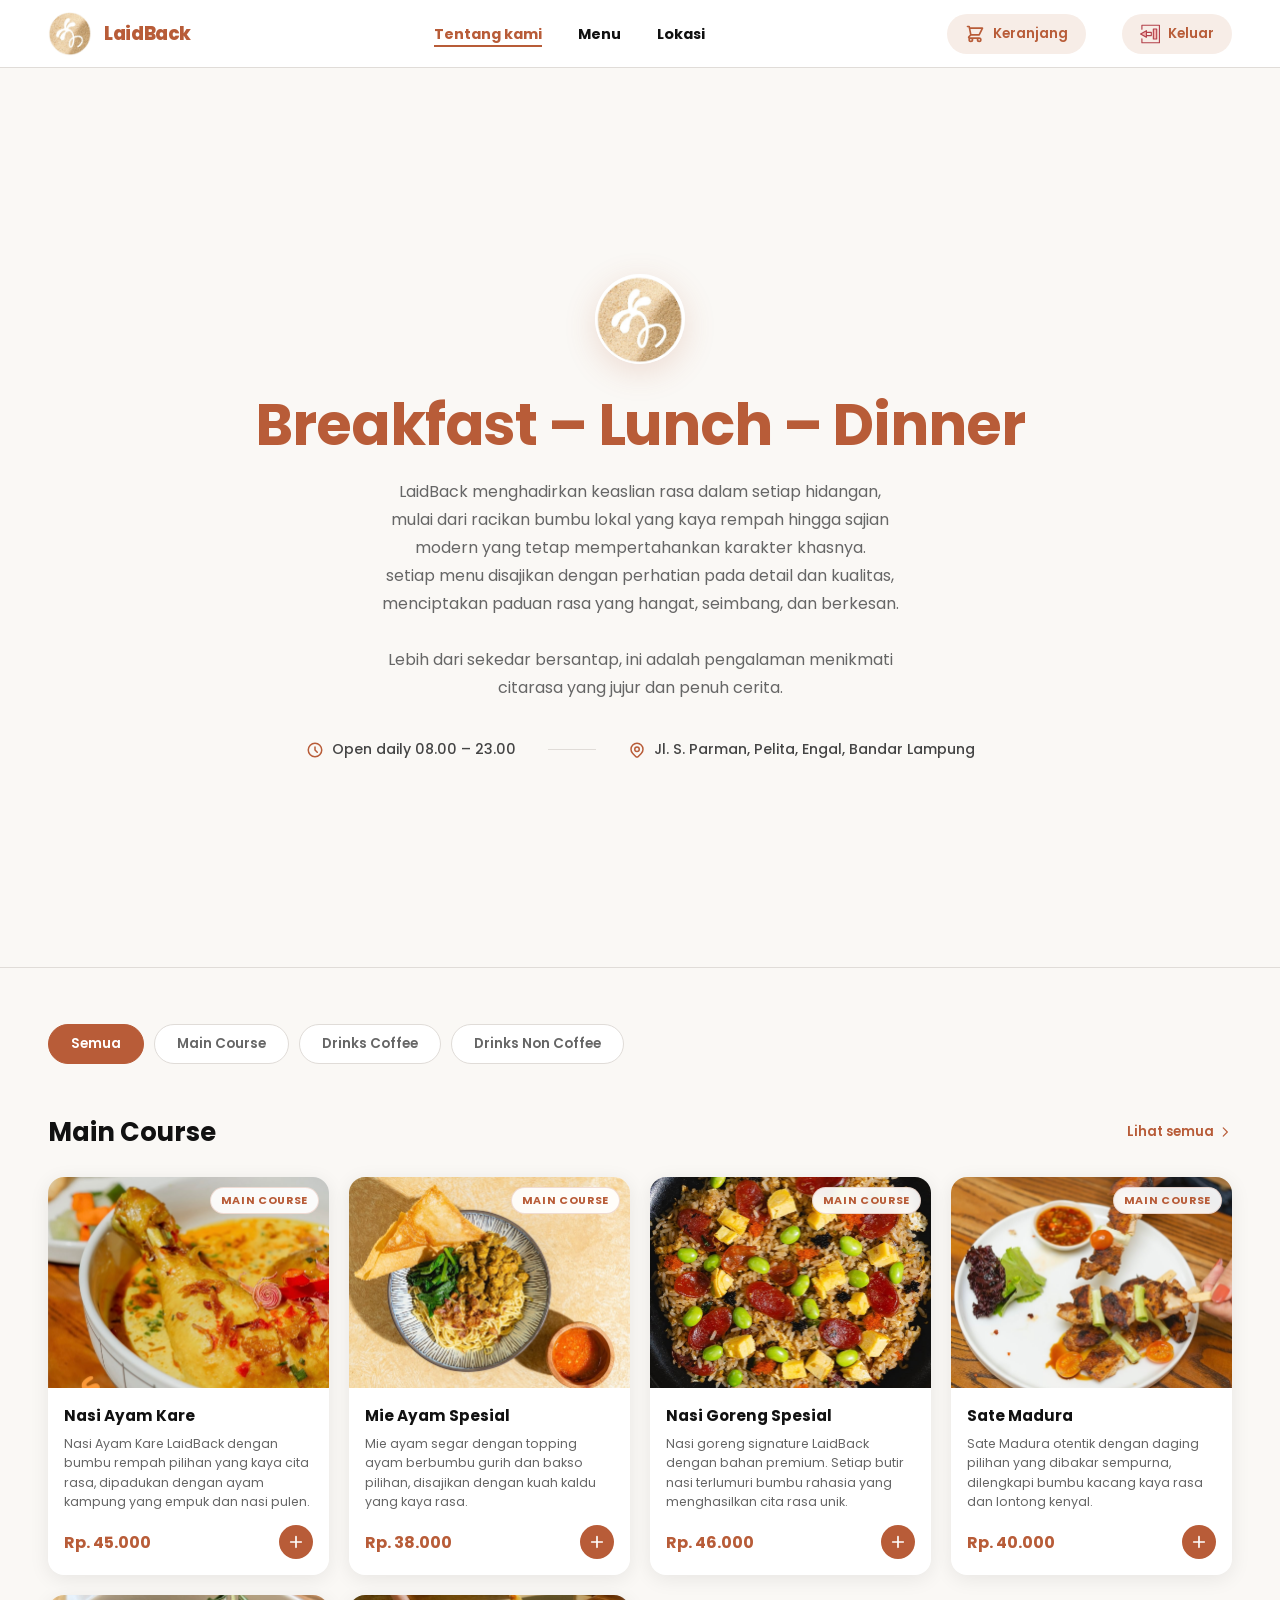
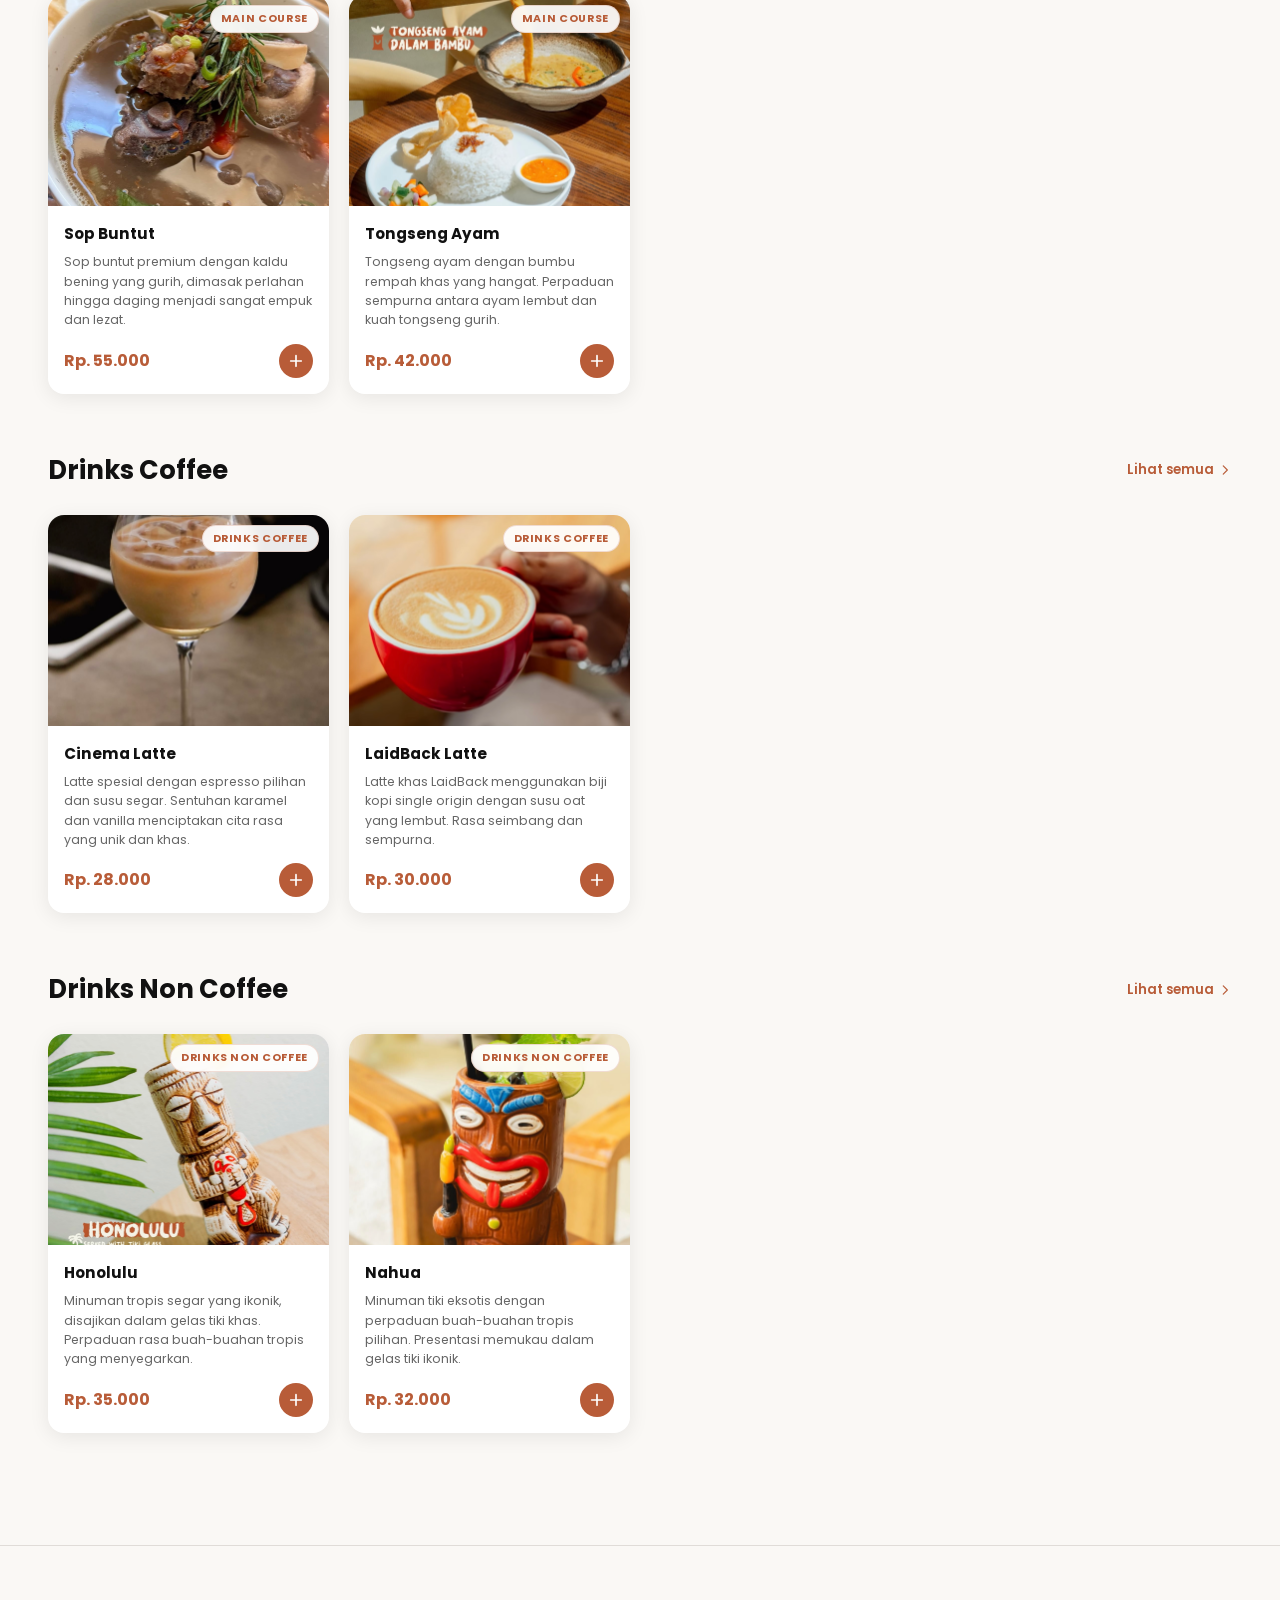
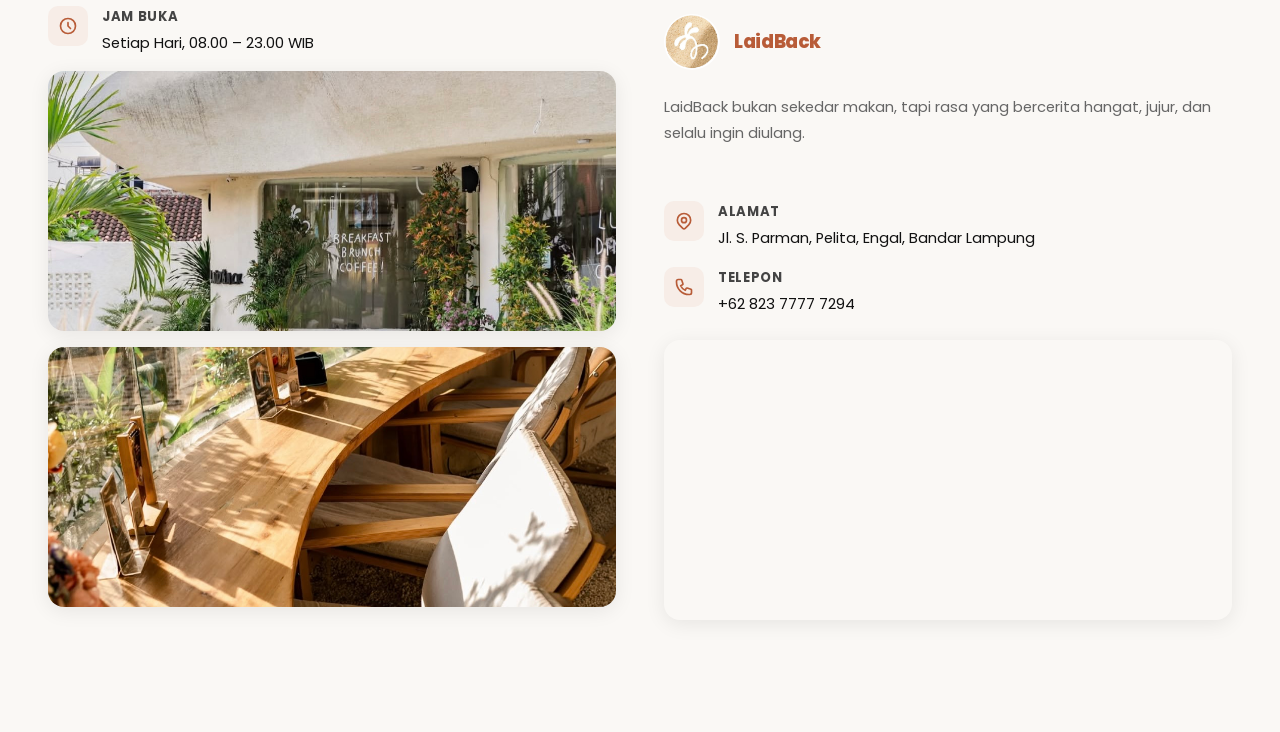
<file: index.html>
<!DOCTYPE html>
<html lang="id">
<head>
  <meta charset="UTF-8"/>
  <meta name="viewport" content="width=device-width, initial-scale=1.0"/>
  <title>LaidBack – Menu</title>
  <link href="https://fonts.googleapis.com/css2?family=Poppins:wght@400;500;600;700;800&display=swap" rel="stylesheet"/>
  <link rel="stylesheet" href="css/main.css"/>
  <link rel="icon" type="image/png" href="images/logo.PNG">
</head>
<body>

<!-- ── NAVBAR ── -->
<nav class="navbar">
  <a href="index.html" class="nav-brand">
    <img src="images/logo.PNG" alt="LaidBack Logo" class="nav-logo"/>
    <span class="nav-name">LaidBack</span>
  </a>

  <ul class="nav-links">
    <li><a type="button" id="about-link" class="nav-menu-link active">Tentang kami</a></li>
    <li><a type="button" id="menu-link" class="menu-link nav-menu-link">Menu</a></li>
    <li><a type="button" id="location-link" class="nav-menu-link">Lokasi</a></li>
  </ul>

  <div class="nav-links">
    <div class="nav-actions">
    <button class="cart-btn" onclick="window.location.href='cart.html'">
      <svg xmlns="http://www.w3.org/2000/svg" fill="none" viewBox="0 0 24 24" stroke="currentColor" stroke-width="2">
        <path stroke-linecap="round" stroke-linejoin="round" d="M3 3h2l.4 2M7 13h10l4-8H5.4M7 13L5.4 5M7 13l-2.293 2.293c-.63.63-.184 1.707.707 1.707H17m0 0a2 2 0 100 4 2 2 0 000-4zm-8 2a2 2 0 11-4 0 2 2 0 014 0z"/>
      </svg>
      Keranjang
      <span class="cart-badge" id="cart-badge" style="display:none;">0</span>
    </button>
  </div>
  <div class="nav-actions">
    <button class="cart-btn" onclick="window.location.href='login.html'">
      <img src="images/svg/logout.svg" alt="Logout" width="20" height="20"/>
      Keluar
      <span class="cart-badge" style="display:none;">0</span>
    </button>
  </div>
  </div>

  <button class="hamburger-btn" id="hamburger-btn" aria-label="Buka menu">
    <span class="hamburger-line"></span>
    <span class="hamburger-line"></span>
    <span class="hamburger-line"></span>
  </button>
</nav>

<!-- ── MOBILE NAV ── -->
<div class="mobile-nav-panel" id="mobile-nav-panel">
  <ul class="mobile-nav-links">
    <li><a class="mobile-nav-link active" id="m-about-link">Tentang kami</a></li>
    <li><a class="mobile-nav-link" id="m-menu-link">Menu</a></li>
    <li><a class="mobile-nav-link" id="m-location-link">Lokasi</a></li>
  </ul>
  <div class="mobile-nav-divider"></div>
  <div class="mobile-nav-actions">
    <button class="mobile-action-btn" onclick="window.location.href='cart.html'">
      <svg xmlns="http://www.w3.org/2000/svg" fill="none" viewBox="0 0 24 24" stroke="currentColor" stroke-width="2" width="18" height="18">
        <path stroke-linecap="round" stroke-linejoin="round" d="M3 3h2l.4 2M7 13h10l4-8H5.4M7 13L5.4 5M7 13l-2.293 2.293c-.63.63-.184 1.707.707 1.707H17m0 0a2 2 0 100 4 2 2 0 000-4zm-8 2a2 2 0 11-4 0 2 2 0 014 0z"/>
      </svg>
      Keranjang
      <span class="cart-badge" id="cart-badge" style="display:none;">0</span>
    </button>
    <button class="mobile-action-btn mobile-action-btn--outline" onclick="window.location.href='login.html'">
      <img src="images/svg/logout.svg" alt="Logout" width="18" height="18"/>
      Keluar
    </button>
  </div>
</div>

<!-- ── HERO ── -->
<section class="hero">
  <img src="images/logo.PNG" alt="LaidBack" class="hero-logo"/>
  <h1 class="hero-title">Breakfast – Lunch – Dinner</h1>
  <p class="hero-desc">
    LaidBack menghadirkan keaslian rasa dalam setiap hidangan, 
    mulai dari racikan bumbu lokal yang kaya rempah 
    hingga sajian modern yang tetap mempertahankan karakter khasnya.
    <br/>
    setiap menu disajikan dengan perhatian pada detail dan kualitas, 
    menciptakan paduan rasa yang hangat, seimbang, dan berkesan.
    <br/><br/>
    
    Lebih dari sekedar bersantap, ini adalah pengalaman menikmati citarasa yang jujur dan penuh cerita.
  </p>

  <div class="hero-info">
    <div class="hero-info-item">
      <svg xmlns="http://www.w3.org/2000/svg" fill="none" viewBox="0 0 24 24" stroke="currentColor" stroke-width="2">
        <path stroke-linecap="round" stroke-linejoin="round" d="M12 8v4l3 3m6-3a9 9 0 11-18 0 9 9 0 0118 0z"/>
      </svg>
      <span>Open daily 08.00 – 23.00</span>
    </div>
    <div class="hero-divider"></div>
    <div class="hero-info-item">
      <svg xmlns="http://www.w3.org/2000/svg" fill="none" viewBox="0 0 24 24" stroke="currentColor" stroke-width="2">
        <path stroke-linecap="round" stroke-linejoin="round" d="M17.657 16.657L13.414 20.9a1.998 1.998 0 01-2.827 0l-4.244-4.243a8 8 0 1111.314 0z"/>
        <path stroke-linecap="round" stroke-linejoin="round" d="M15 11a3 3 0 11-6 0 3 3 0 016 0z"/>
      </svg>
      <span>Jl. S. Parman, Pelita, Engal, Bandar Lampung</span>
    </div>
  </div>
</section>

<!-- ── MENU SECTION ── -->
<main id="menu-section" class="menu-section">
  <!-- Filter Tabs -->
  <div class="filter-tabs" id="filter-tabs">
    <button class="filter-tab active" data-filter="Semua">Semua</button>
    <button class="filter-tab" data-filter="Main Course">Main Course</button>
    <button class="filter-tab" data-filter="Drinks Coffee">Drinks Coffee</button>
    <button class="filter-tab" data-filter="Drinks Non Coffee">Drinks Non Coffee</button>
  </div>

  <!-- Menu Content -->
  <div id="menu-content"></div>
</main>

<!-- ── LOKASI CONTENT ── -->
<main id="lokasi-section" class="lokasi-container">

  <div class="lokasi-grid">
    <!-- Photos Column -->
    <div class="lokasi-photos">
      <div class="lokasi-detail-item">
        <div class="lokasi-icon">
          <svg xmlns="http://www.w3.org/2000/svg" fill="none" viewBox="0 0 24 24" stroke="currentColor" stroke-width="2">
            <path stroke-linecap="round" stroke-linejoin="round" d="M12 8v4l3 3m6-3a9 9 0 11-18 0 9 9 0 0118 0z"/>
          </svg>
        </div>
        <div class="lokasi-detail-text">
          <strong>Jam Buka</strong>
          <span>Setiap Hari, 08.00 – 23.00 WIB</span>
        </div>
      </div>
      <div class="lokasi-photo">
        <img src="images/login-banner.png" alt="LaidBack Interior"/>
      </div>
      <div class="lokasi-photo">
        <img src="images/vibes2.PNG" alt="LaidBack Vibes"/>
      </div>
    </div>

    <!-- Info Column -->
    <div class="lokasi-info">
      <div class="lokasi-brand">
        <img src="images/logo.PNG" alt="LaidBack Logo" class="lokasi-brand-logo"/>
        <span class="nav-name">LaidBack</span>
      </div>

      <p class="lokasi-desc">
        LaidBack bukan sekedar makan, tapi rasa yang bercerita hangat, jujur, dan selalu ingin diulang.
        <br/><br/>
      </p>

      <div class="lokasi-detail">
        <div class="lokasi-detail-item">
          <div class="lokasi-icon">
            <svg xmlns="http://www.w3.org/2000/svg" fill="none" viewBox="0 0 24 24" stroke="currentColor" stroke-width="2">
              <path stroke-linecap="round" stroke-linejoin="round" d="M17.657 16.657L13.414 20.9a1.998 1.998 0 01-2.827 0l-4.244-4.243a8 8 0 1111.314 0z"/>
              <path stroke-linecap="round" stroke-linejoin="round" d="M15 11a3 3 0 11-6 0 3 3 0 016 0z"/>
            </svg>
          </div>
          <div class="lokasi-detail-text">
            <strong>Alamat</strong>
            <span>Jl. S. Parman, Pelita, Engal, Bandar Lampung</span>
          </div>
        </div>

        <div class="lokasi-detail-item">
          <div class="lokasi-icon">
            <svg xmlns="http://www.w3.org/2000/svg" fill="none" viewBox="0 0 24 24" stroke="currentColor" stroke-width="2">
              <path stroke-linecap="round" stroke-linejoin="round" d="M3 5a2 2 0 012-2h3.28a1 1 0 01.948.684l1.498 4.493a1 1 0 01-.502 1.21l-2.257 1.13a11.042 11.042 0 005.516 5.516l1.13-2.257a1 1 0 011.21-.502l4.493 1.498a1 1 0 01.684.949V19a2 2 0 01-2 2h-1C9.716 21 3 14.284 3 6V5z"/>
            </svg>
          </div>
          <div class="lokasi-detail-text">
            <strong>Telepon</strong>
            <span>+62 823 7777 7294</span>
          </div>
        </div>

      <!-- Google Maps Embed -->
      <div class="lokasi-map">
        <iframe
          src="https://www.google.com/maps/embed?pb=!1m18!1m12!1m3!1d3972.0043!2d105.2630!3d-5.3971!2m3!1f0!2f0!3f0!3m2!1i1024!2i768!4f13.1!3m3!1m2!1s0x2e40daec4d57e907%3A0x4d3e7b10b98bc!2sJl.%20S.%20Parman%2C%20Pelita%2C%20Kec.%20Enggal%2C%20Kota%20Bandar%20Lampung%2C%20Lampung!5e0!3m2!1sid!2sid!4v1699999999999!5m2!1sid!2sid"
          allowfullscreen=""
          loading="lazy"
          referrerpolicy="no-referrer-when-downgrade"
          title="Lokasi LaidBack Restaurant">
        </iframe>
      </div>
    </div>

  </div>
</main>


<!-- Toast Container -->
<div id="toast-container"></div>

<script src="js/data.js"></script>
<script src="js/cart.js"></script>
<script>
  const aboutLink = document.getElementById('about-link')
  const menuLink = document.getElementById('menu-link')
  const locationLink = document.getElementById('location-link')

  const mAboutLink = document.getElementById('m-about-link')
  const mMenuLink = document.getElementById('m-menu-link')
  const mLocationLink = document.getElementById('m-location-link')
  const hamburgerBtn = document.getElementById('hamburger-btn')
  const mobileNavPanel = document.getElementById('mobile-nav-panel')

  function closeMobileNav() {
    hamburgerBtn.classList.remove('open')
    mobileNavPanel.classList.remove('open')
  }

  function setActive(key) {
    const map = { about: [aboutLink, mAboutLink], menu: [menuLink, mMenuLink], location: [locationLink, mLocationLink] }
    Object.entries(map).forEach(([k, els]) => {
      els.forEach(el => el.classList.toggle('active', k === key))
    })
  }

  hamburgerBtn.addEventListener('click', () => {
    hamburgerBtn.classList.toggle('open')
    mobileNavPanel.classList.toggle('open')
  })

  document.addEventListener('click', e => {
    if (!hamburgerBtn.contains(e.target) && !mobileNavPanel.contains(e.target)) {
      closeMobileNav()
    }
  })

  aboutLink.addEventListener('click', () => {
    setActive('about')
    window.scrollTo({ top: 0, behavior: 'smooth' })
  });

  menuLink.addEventListener('click', () => {
    setActive('menu')
    const element = document.getElementById('menu-section');
    window.scrollTo({ top: element.offsetTop-70, behavior: 'smooth' })
  });

  locationLink.addEventListener('click', () => {
    setActive('location')
    const element = document.getElementById('lokasi-section');
    window.scrollTo({ top: element.offsetTop-70, behavior: 'smooth' })
  });

  mAboutLink.addEventListener('click', () => {
    setActive('about')
    closeMobileNav()
    window.scrollTo({ top: 0, behavior: 'smooth' })
  })

  mMenuLink.addEventListener('click', () => {
    setActive('menu')
    closeMobileNav()
    const element = document.getElementById('menu-section')
    window.scrollTo({ top: element.offsetTop-70, behavior: 'smooth' })
  })

  mLocationLink.addEventListener('click', () => {
    setActive('location')
    closeMobileNav()
    const element = document.getElementById('lokasi-section')
    window.scrollTo({ top: element.offsetTop-70, behavior: 'smooth' })
  })


  /* ── Build card HTML ── */
  function buildCard(item) {
    return `
      <div class="menu-card" data-id="${item.id}">
        <div class="card-img-wrap">
          <div class="card-img-inner">
            <img src="${item.image}" alt="${item.name}" loading="lazy"/>
          </div>
          <span class="card-category-badge">${item.category}</span>
        </div>
        <div class="card-body">
          <div class="card-name">${item.name}</div>
          <div class="card-desc">${item.desc}</div>
          <div class="card-footer">
            <span class="card-price">${formatRp(item.price)}</span>
            <button class="add-btn" data-id="${item.id}" title="Tambah ke keranjang">
              <svg xmlns="http://www.w3.org/2000/svg" fill="none" viewBox="0 0 24 24" stroke="currentColor" stroke-width="2.5">
                <path stroke-linecap="round" stroke-linejoin="round" d="M12 4v16m8-8H4"/>
              </svg>
            </button>
          </div>
        </div>
      </div>
    `;
  }

  /* ── Render menu ── */
  function renderMenu(filter) {
    const content = document.getElementById('menu-content');
    content.innerHTML = '';

    if (filter === 'Semua') {
      CATEGORY_ORDER.forEach(cat => {
        const items = getMenuByCategory(cat);
        if (!items.length) return;

        const block = document.createElement('div');
        block.className = 'category-block';
        block.innerHTML = `
          <div class="category-header">
            <h2 class="category-title">${cat}</h2>
            <button class="see-all-btn" data-cat="${cat}">
              Lihat semua
              <svg xmlns="http://www.w3.org/2000/svg" fill="none" viewBox="0 0 24 24" stroke="currentColor" stroke-width="2" width="14" height="14">
                <path stroke-linecap="round" stroke-linejoin="round" d="M9 5l7 7-7 7"/>
              </svg>
            </button>
          </div>
          <div class="menu-grid">
            ${items.map(buildCard).join('')}
          </div>
        `;
        content.appendChild(block);
      });

      /* "lihat semua" switches filter */
      content.querySelectorAll('.see-all-btn').forEach(btn => {
        btn.addEventListener('click', () => {
          const cat = btn.dataset.cat;
          document.querySelectorAll('.filter-tab').forEach(t => {
            t.classList.toggle('active', t.dataset.filter === cat);
          });
          renderMenu(cat);
        });
      });

    } else {
      const items = MENU_DATA.filter(i => i.category === filter);
      const block = document.createElement('div');
      block.className = 'category-block';
      block.innerHTML = `
        <div class="category-header">
          <h2 class="category-title">${filter}</h2>
        </div>
        <div class="menu-grid">
          ${items.map(buildCard).join('')}
        </div>
      `;
      content.appendChild(block);
    }

    /* Card click → detail page */
    content.querySelectorAll('.menu-card').forEach(card => {
      card.addEventListener('click', e => {
        if (e.target.closest('.add-btn')) return;
        window.location.href = `menu-detail.html?id=${card.dataset.id}`;
      });
    });

    /* Add-to-cart buttons */
    content.querySelectorAll('.add-btn').forEach(btn => {
      btn.addEventListener('click', e => {
        e.stopPropagation();
        const item = getMenuItemById(btn.dataset.id);
        if (item) {
          addToCart(item);
          btn.classList.add('added');
          setTimeout(() => btn.classList.remove('added'), 400);
        }
      });
    });
  }

  /* ── Filter tab events ── */
  document.getElementById('filter-tabs').addEventListener('click', e => {
    const tab = e.target.closest('.filter-tab');
    if (!tab) return;
    document.querySelectorAll('.filter-tab').forEach(t => t.classList.remove('active'));
    tab.classList.add('active');
    renderMenu(tab.dataset.filter);
  });

  /* ── Init ── */
  renderMenu('Semua');
</script>
</body>
</html>
</file>
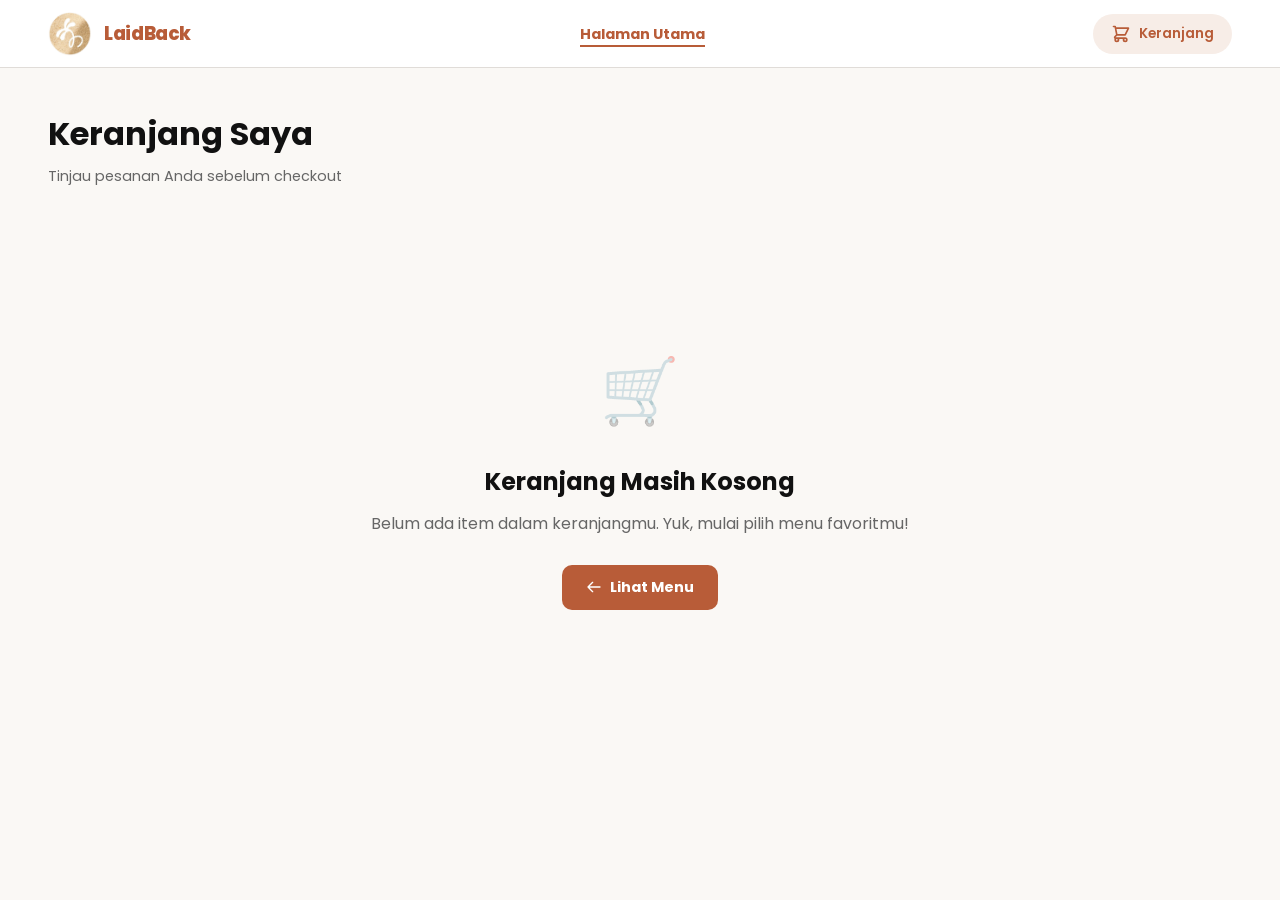
<file: cart.html>
<!DOCTYPE html>
<html lang="id">
<head>
  <meta charset="UTF-8"/>
  <meta name="viewport" content="width=device-width, initial-scale=1.0"/>
  <title>LaidBack – Keranjang</title>
  <link href="https://fonts.googleapis.com/css2?family=Poppins:wght@400;500;600;700;800&display=swap" rel="stylesheet"/>
  <link rel="stylesheet" href="css/main.css"/>
  <link rel="icon" type="image/png" href="images/logo.PNG">
</head>
<body>

<!-- ── NAVBAR ── -->
<nav class="navbar">
  <a href="index.html" class="nav-brand">
    <img src="images/logo.PNG" alt="LaidBack Logo" class="nav-logo"/>
    <span class="nav-name">LaidBack</span>
  </a>

  <ul class="nav-links">
    <li><a href="index.html" class="nav-menu-link active">Halaman Utama</a></li>
  </ul>

  <div class="nav-actions">
    <button class="cart-btn" onclick="window.location.href='cart.html'">
      <svg xmlns="http://www.w3.org/2000/svg" fill="none" viewBox="0 0 24 24" stroke="currentColor" stroke-width="2">
        <path stroke-linecap="round" stroke-linejoin="round" d="M3 3h2l.4 2M7 13h10l4-8H5.4M7 13L5.4 5M7 13l-2.293 2.293c-.63.63-.184 1.707.707 1.707H17m0 0a2 2 0 100 4 2 2 0 000-4zm-8 2a2 2 0 11-4 0 2 2 0 014 0z"/>
      </svg>
      Keranjang
      <span class="cart-badge" id="cart-badge" style="display:none;">0</span>
    </button>
  </div>
</nav>


<!-- ── PAGE HEADER ── -->
<div class="page-header">
  <h1 class="page-title">Keranjang Saya</h1>
  <p class="page-subtitle">Tinjau pesanan Anda sebelum checkout</p>
</div>

<!-- ── CART CONTENT ── -->
<div class="cart-container">
  <div class="cart-layout" id="cart-layout">
    <!-- Injected by JS -->
  </div>
</div>

<div id="toast-container"></div>

<script src="js/data.js"></script>
<script src="js/cart.js"></script>
<script>
const TAX_RATE     = 0.10;
const SERVICE_RATE = 0.05;

function renderCart() {
  const cart   = getCart();
  const layout = document.getElementById('cart-layout');

  if (!cart.length) {
    layout.innerHTML = `
      <div class="cart-empty">
        <div class="cart-empty-icon">🛒</div>
        <h3>Keranjang Masih Kosong</h3>
        <p>Belum ada item dalam keranjangmu. Yuk, mulai pilih menu favoritmu!</p>
        <button class="btn-primary" onclick="window.location.href='index.html'">
          <svg xmlns="http://www.w3.org/2000/svg" fill="none" viewBox="0 0 24 24" stroke="currentColor" stroke-width="2" width="16" height="16">
            <path stroke-linecap="round" stroke-linejoin="round" d="M10 19l-7-7m0 0l7-7m-7 7h18"/>
          </svg>
          Lihat Menu
        </button>
      </div>
    `;
    return;
  }

  const subtotal = getSubtotal();
  const tax      = Math.round(subtotal * TAX_RATE);
  const service  = Math.round(subtotal * SERVICE_RATE);
  const total    = subtotal + tax + service;

  const itemsHTML = cart.map(item => `
    <div class="cart-item" id="cart-item-${item.id}">
      <img class="cart-item-thumb" src="${item.image}" alt="${item.name}"/>
      <div class="cart-item-info">
        <span class="cart-item-badge">${item.category}</span>
        <div class="cart-item-name">${item.name}</div>
        <ul class="cart-item-ingredients">
          ${item.ingredients.map(i => `<li>${i}</li>`).join('')}
        </ul>
      </div>
      <div class="cart-item-right">
        <div class="cart-item-price">${formatRp(item.price * item.qty)}</div>
        <div class="cart-item-stepper">
          <button class="cart-qty-btn" data-id="${item.id}" data-delta="-1" ${item.qty <= 1 ? 'disabled' : ''}>−</button>
          <span class="cart-qty-num">${item.qty}</span>
          <button class="cart-qty-btn" data-id="${item.id}" data-delta="1" ${item.qty >= 20 ? 'disabled' : ''}>+</button>
        </div>
        <button class="cart-remove-btn" data-id="${item.id}" title="Hapus">
          <svg xmlns="http://www.w3.org/2000/svg" fill="none" viewBox="0 0 24 24" stroke="currentColor" stroke-width="2">
            <path stroke-linecap="round" stroke-linejoin="round" d="M19 7l-.867 12.142A2 2 0 0116.138 21H7.862a2 2 0 01-1.995-1.858L5 7m5 4v6m4-6v6m1-10V4a1 1 0 00-1-1h-4a1 1 0 00-1 1v3M4 7h16"/>
          </svg>
        </button>
      </div>
    </div>
  `).join('');

  layout.innerHTML = `
    <div class="cart-items-list" id="cart-items-list">
      ${itemsHTML}
    </div>

    <div class="summary-card" id="summary-card">
      <div class="summary-title">Ringkasan Pesanan</div>

      <div class="summary-row">
        <span>Subtotal</span>
        <span id="s-subtotal">${formatRp(subtotal)}</span>
      </div>
      <div class="summary-row">
        <span>Pajak (10%)</span>
        <span id="s-tax">${formatRp(tax)}</span>
      </div>
      <div class="summary-row">
        <span>Biaya Layanan (5%)</span>
        <span id="s-service">${formatRp(service)}</span>
      </div>
      <div class="summary-row total">
        <span>Total</span>
        <span id="s-total">${formatRp(total)}</span>
      </div>

      <button class="checkout-btn" id="checkout-btn" onclick="window.location.href='checkout.html'">
        <svg xmlns="http://www.w3.org/2000/svg" fill="none" viewBox="0 0 24 24" stroke="currentColor" stroke-width="2" width="18" height="18">
          <path stroke-linecap="round" stroke-linejoin="round" d="M17 8l4 4m0 0l-4 4m4-4H3"/>
        </svg>
        Bayar Sekarang
      </button>
    </div>
  `;

  bindCartEvents();
}

function bindCartEvents() {
  /* Qty buttons */
  document.querySelectorAll('.cart-qty-btn').forEach(btn => {
    btn.addEventListener('click', () => {
      const id    = parseInt(btn.dataset.id);
      const delta = parseInt(btn.dataset.delta);
      updateQty(id, delta);
      updateSummaryInline();
      refreshItemRow(id);
    });
  });

  /* Remove buttons */
  document.querySelectorAll('.cart-remove-btn').forEach(btn => {
    btn.addEventListener('click', () => {
      const id  = parseInt(btn.dataset.id);
      const row = document.getElementById(`cart-item-${id}`);
      if (row) {
        row.classList.add('removing');
        setTimeout(() => {
          removeFromCart(id);
          renderCart();
        }, 350);
      }
    });
  });
}

function refreshItemRow(id) {
  const cart = getCart();
  const item = cart.find(c => c.id === id);
  if (!item) return;

  const row = document.getElementById(`cart-item-${id}`);
  if (!row) return;

  const priceEl   = row.querySelector('.cart-item-price');
  const numEl     = row.querySelector('.cart-qty-num');
  const minusBtn  = row.querySelector('[data-delta="-1"]');
  const plusBtn   = row.querySelector('[data-delta="1"]');

  if (priceEl) priceEl.textContent = formatRp(item.price * item.qty);
  if (numEl)   numEl.textContent   = item.qty;
  if (minusBtn) minusBtn.disabled  = item.qty <= 1;
  if (plusBtn)  plusBtn.disabled   = item.qty >= 20;
}

function updateSummaryInline() {
  const subtotal = getSubtotal();
  const tax      = Math.round(subtotal * TAX_RATE);
  const service  = Math.round(subtotal * SERVICE_RATE);
  const total    = subtotal + tax + service;

  const el = (id) => document.getElementById(id);
  if (el('s-subtotal')) el('s-subtotal').textContent = formatRp(subtotal);
  if (el('s-tax'))      el('s-tax').textContent      = formatRp(tax);
  if (el('s-service'))  el('s-service').textContent  = formatRp(service);
  if (el('s-total'))    el('s-total').textContent    = formatRp(total);
}

/* Init */
renderCart();
</script>
</body>
</html>
</file>
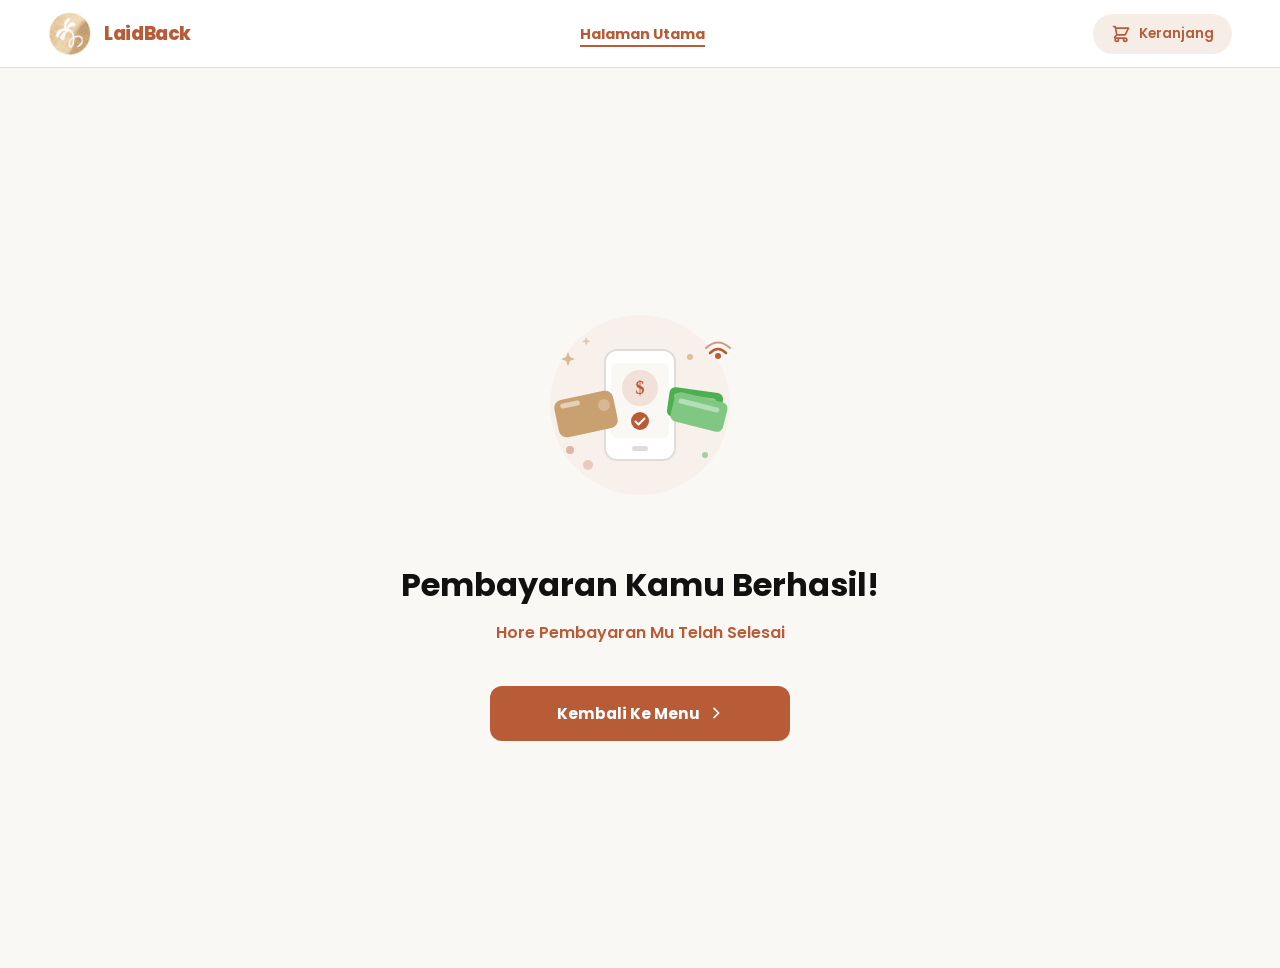
<file: checkout-complete.html>
<!DOCTYPE html>
<html lang="id">
<head>
  <meta charset="UTF-8"/>
  <meta name="viewport" content="width=device-width, initial-scale=1.0"/>
  <title>LaidBack – Pembayaran Berhasil</title>
  <link href="https://fonts.googleapis.com/css2?family=Poppins:wght@400;500;600;700;800&display=swap" rel="stylesheet"/>
  <link rel="stylesheet" href="css/main.css"/>
  <link rel="icon" type="image/png" href="images/logo.PNG">
</head>
<body>

<!-- ── NAVBAR ── -->
<nav class="navbar">
  <a href="index.html" class="nav-brand">
    <img src="images/logo.PNG" alt="LaidBack Logo" class="nav-logo"/>
    <span class="nav-name">LaidBack</span>
  </a>

  <ul class="nav-links">
    <li><a href="index.html" class="nav-menu-link active">Halaman Utama</a></li>
  </ul>

  <div class="nav-actions">
    <button class="cart-btn" onclick="window.location.href='cart.html'">
      <svg xmlns="http://www.w3.org/2000/svg" fill="none" viewBox="0 0 24 24" stroke="currentColor" stroke-width="2">
        <path stroke-linecap="round" stroke-linejoin="round" d="M3 3h2l.4 2M7 13h10l4-8H5.4M7 13L5.4 5M7 13l-2.293 2.293c-.63.63-.184 1.707.707 1.707H17m0 0a2 2 0 100 4 2 2 0 000-4zm-8 2a2 2 0 11-4 0 2 2 0 014 0z"/>
      </svg>
      Keranjang
      <span class="cart-badge" id="cart-badge" style="display:none;">0</span>
    </button>
  </div>
</nav>
<!-- ── COMPLETE PAGE ── -->
<main class="complete-page">

  <!-- Inline SVG Illustration: payment scene -->
  <div class="complete-illustration">
    <svg viewBox="0 0 240 220" fill="none" xmlns="http://www.w3.org/2000/svg" width="240" height="220">
      <!-- Background circle -->
      <circle cx="120" cy="110" r="90" fill="#f7ede7" opacity="0.7"/>

      <!-- Phone body -->
      <rect x="85" y="55" width="70" height="110" rx="12" fill="#fff" stroke="#e0dcd8" stroke-width="2"/>
      <rect x="91" y="68" width="58" height="75" rx="6" fill="#faf8f5"/>
      <!-- Phone screen content: dollar -->
      <circle cx="120" cy="93" r="18" fill="#b85c38" opacity="0.15"/>
      <text x="120" y="99" text-anchor="middle" font-size="18" font-family="serif" font-weight="700" fill="#b85c38">$</text>
      <!-- Check mark on phone -->
      <circle cx="120" cy="126" r="9" fill="#b85c38"/>
      <path d="M115.5 126.5 l3 3 l6-6" stroke="#fff" stroke-width="2" stroke-linecap="round" stroke-linejoin="round"/>
      <!-- Phone button -->
      <rect x="112" y="151" width="16" height="5" rx="2.5" fill="#e0dcd8"/>

      <!-- Card left -->
      <rect x="36" y="100" width="60" height="38" rx="8" fill="#c9a070" transform="rotate(-12 66 119)"/>
      <rect x="40" y="107" width="20" height="5" rx="2.5" fill="rgba(255,255,255,0.5)" transform="rotate(-12 50 109)"/>
      <circle cx="84" cy="110" r="6" fill="rgba(255,255,255,0.25)" transform="rotate(-12 84 110)"/>

      <!-- Money / bills right -->
      <rect x="148" y="95" width="54" height="30" rx="6" fill="#4caf50" transform="rotate(8 175 110)"/>
      <rect x="154" y="101" width="42" height="5" rx="2.5" fill="rgba(255,255,255,0.4)" transform="rotate(8 175 103)"/>
      <circle cx="175" cy="113" r="7" fill="rgba(255,255,255,0.3)" transform="rotate(8 175 113)"/>
      <!-- Second bill -->
      <rect x="152" y="102" width="54" height="30" rx="6" fill="#81c784" transform="rotate(14 179 117)"/>
      <rect x="158" y="108" width="42" height="5" rx="2.5" fill="rgba(255,255,255,0.4)" transform="rotate(14 179 110)"/>

      <!-- Wifi / signal arcs top right -->
      <path d="M190 58 Q198 50 206 58" stroke="#b85c38" stroke-width="2.5" stroke-linecap="round" fill="none"/>
      <path d="M186 53 Q198 42 210 53" stroke="#b85c38" stroke-width="2" stroke-linecap="round" fill="none" opacity="0.6"/>
      <circle cx="198" cy="61" r="3" fill="#b85c38"/>

      <!-- Stars sparkle top left -->
      <path d="M46 62 l2-5 l2 5 l5 2 l-5 2 l-2 5 l-2-5 l-5-2z" fill="#c9a070" opacity="0.7"/>
      <path d="M65 45 l1.2-3 l1.2 3 l3 1.2 l-3 1.2 l-1.2 3 l-1.2-3 l-3-1.2z" fill="#c9a070" opacity="0.5"/>

      <!-- Confetti dots -->
      <circle cx="50" cy="155" r="4" fill="#b85c38" opacity="0.4"/>
      <circle cx="185" cy="160" r="3" fill="#4caf50" opacity="0.5"/>
      <circle cx="170" cy="62" r="3" fill="#c9a070" opacity="0.6"/>
      <circle cx="68" cy="170" r="5" fill="#b85c38" opacity="0.25"/>
    </svg>
  </div>

  <h1 class="complete-title">Pembayaran Kamu Berhasil!</h1>
  <p class="complete-subtitle">Hore Pembayaran Mu Telah Selesai</p>

  <button class="back-menu-btn" onclick="window.location.href='index.html'">
    Kembali Ke Menu
    <svg xmlns="http://www.w3.org/2000/svg" fill="none" viewBox="0 0 24 24" stroke="currentColor" stroke-width="2.5" width="16" height="16">
      <path stroke-linecap="round" stroke-linejoin="round" d="M9 5l7 7-7 7"/>
    </svg>
  </button>

</main>

<script src="js/data.js"></script>
<script src="js/cart.js"></script>
<script>
/* Clear cart on page load */
clearCart();
updateBadge();
</script>
</body>
</html>
</file>
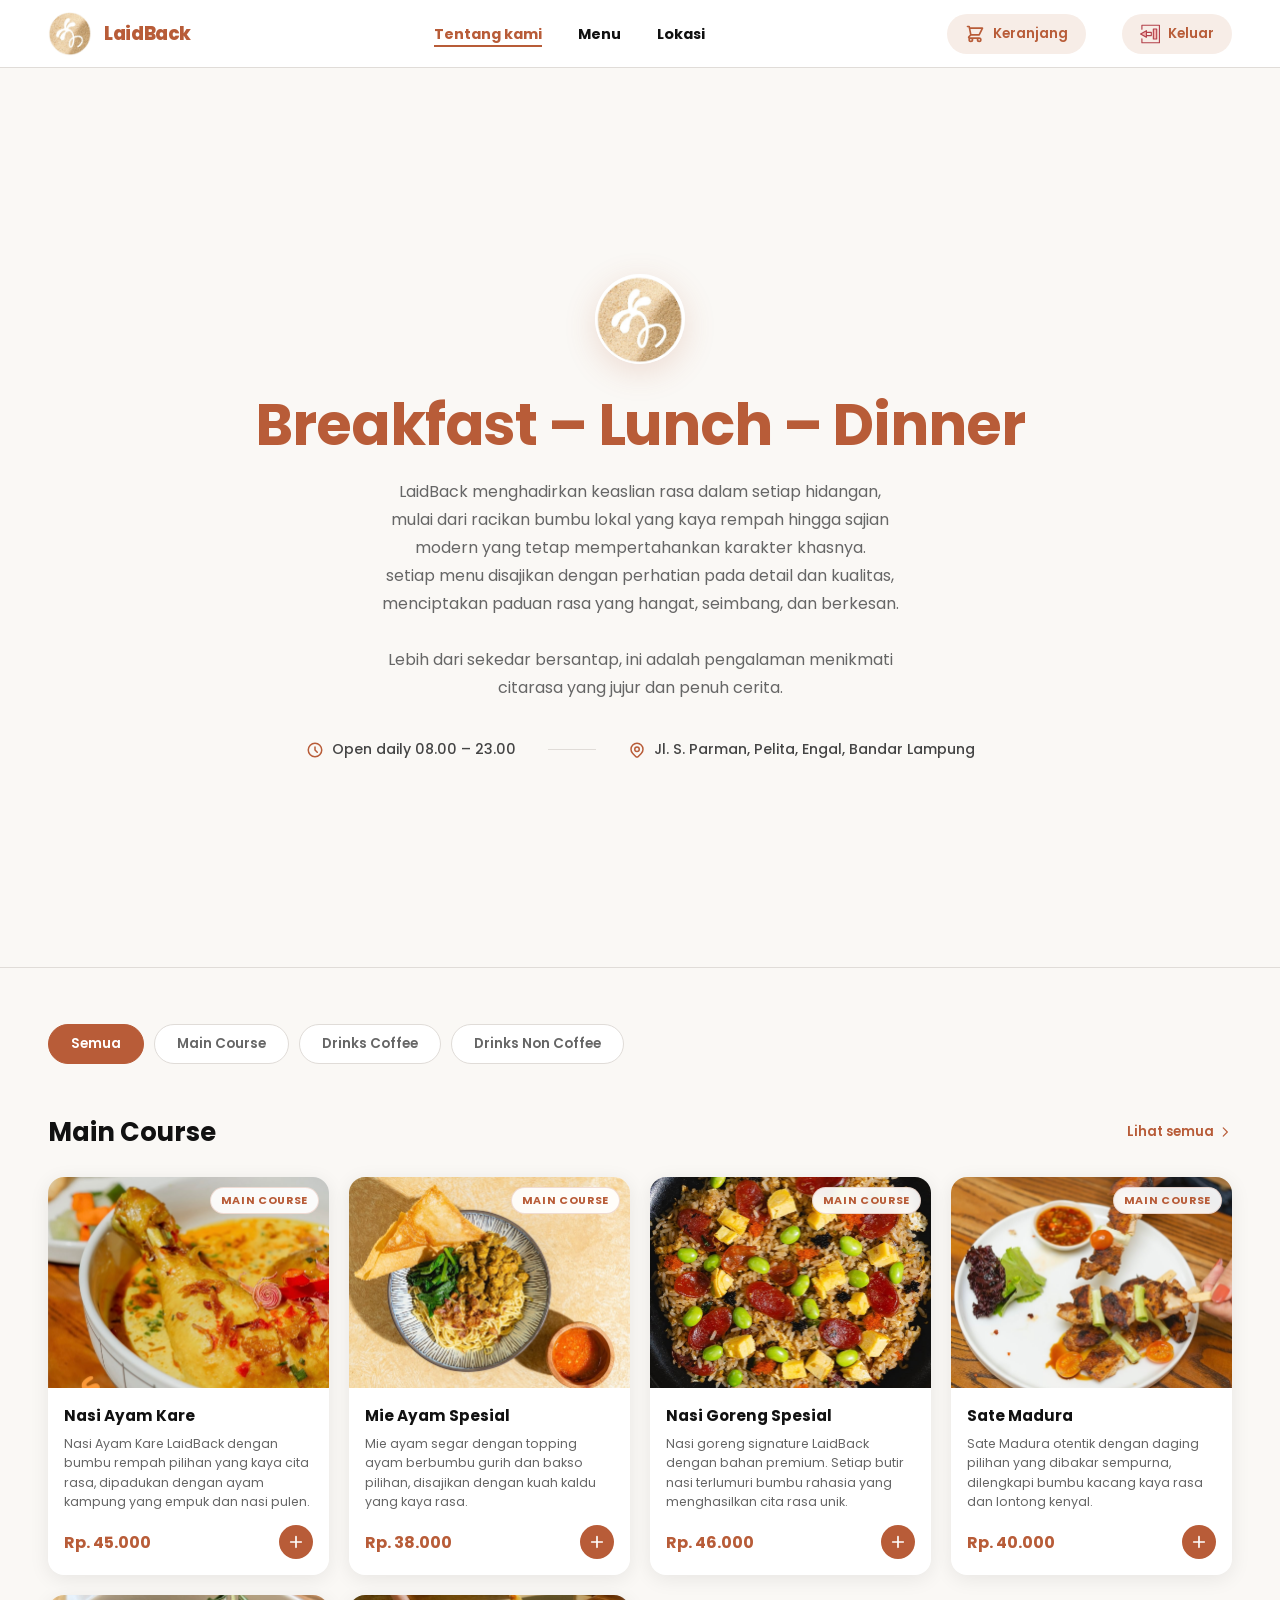
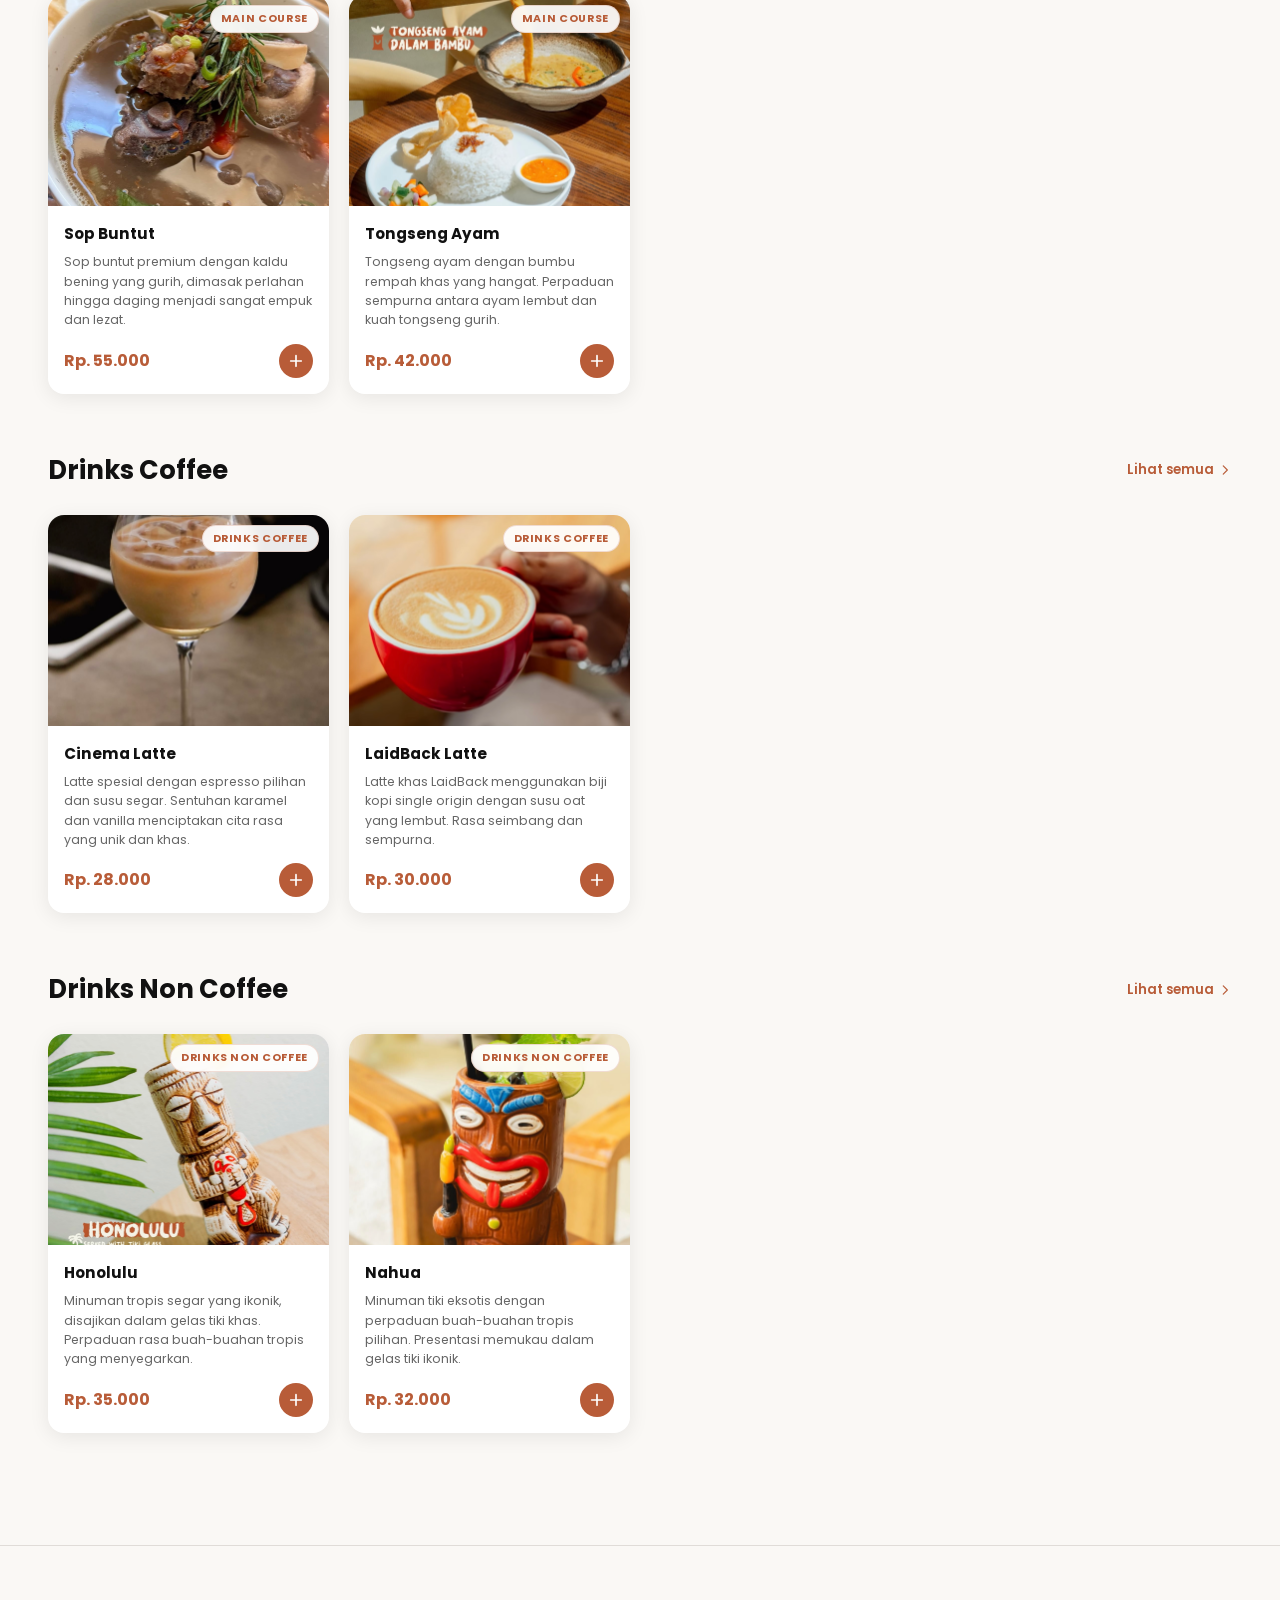
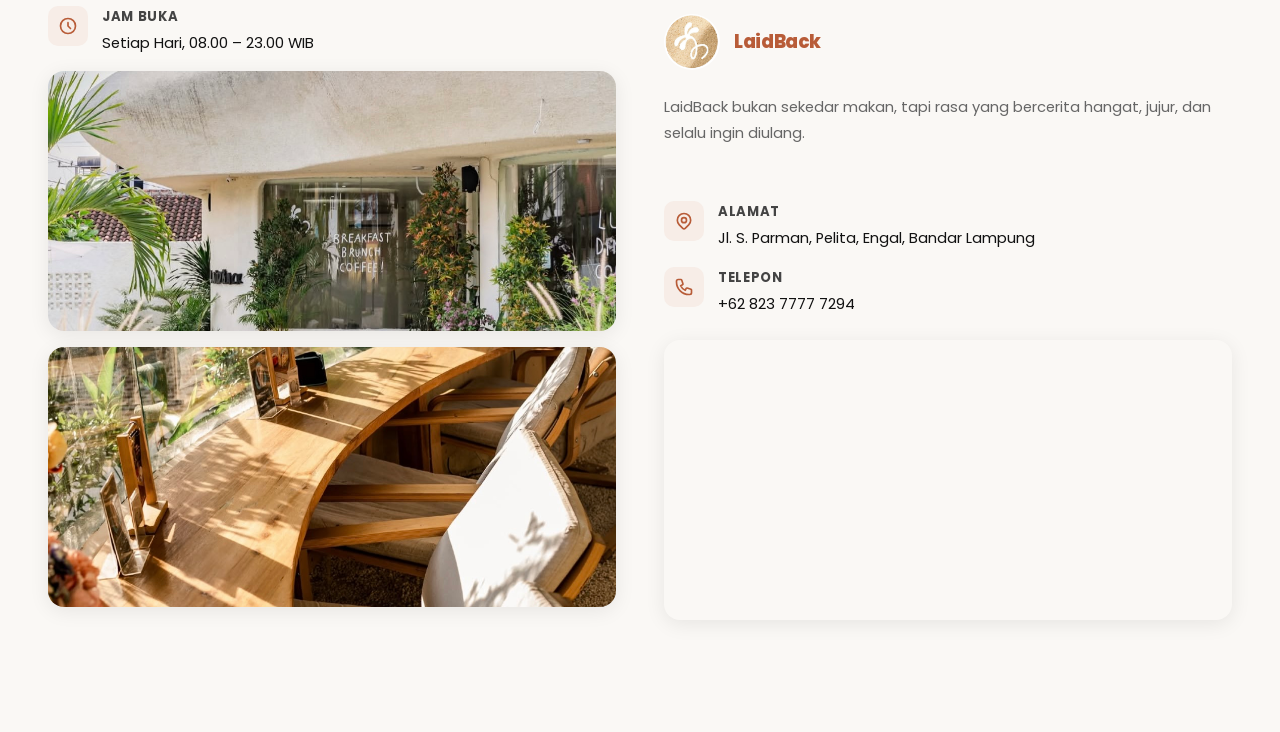
<file: checkout.html>
<!DOCTYPE html>
<html lang="id">
<head>
  <meta charset="UTF-8"/>
  <meta name="viewport" content="width=device-width, initial-scale=1.0"/>
  <title>LaidBack – Checkout</title>
  <link href="https://fonts.googleapis.com/css2?family=Poppins:wght@400;500;600;700;800&display=swap" rel="stylesheet"/>
  <link rel="stylesheet" href="css/main.css"/>
  <link rel="icon" type="image/png" href="images/logo.PNG">
</head>
<body>

<!-- ── NAVBAR ── -->
<nav class="navbar">
  <a href="index.html" class="nav-brand">
    <img src="images/logo.PNG" alt="LaidBack Logo" class="nav-logo"/>
    <span class="nav-name">LaidBack</span>
  </a>

  <ul class="nav-links">
    <li><a href="cart.html" class="nav-menu-link active">Kembali</a></li>
  </ul>

  <div class="nav-actions">
    <button class="cart-btn" onclick="window.location.href='cart.html'">
      <svg xmlns="http://www.w3.org/2000/svg" fill="none" viewBox="0 0 24 24" stroke="currentColor" stroke-width="2">
        <path stroke-linecap="round" stroke-linejoin="round" d="M3 3h2l.4 2M7 13h10l4-8H5.4M7 13L5.4 5M7 13l-2.293 2.293c-.63.63-.184 1.707.707 1.707H17m0 0a2 2 0 100 4 2 2 0 000-4zm-8 2a2 2 0 11-4 0 2 2 0 014 0z"/>
      </svg>
      Keranjang
      <span class="cart-badge" id="cart-badge" style="display:none;">0</span>
    </button>
  </div>
</nav>

<!-- ── PAGE HEADER ── -->
<div class="page-header">
  <h1 class="page-title">Checkout</h1>
  <p class="page-subtitle">Tinjau Kembali Pesanan Makanan Anda</p>
</div>

<!-- ── CHECKOUT CONTENT ── -->
<div class="checkout-container">
  <div class="checkout-layout" id="checkout-layout">
    <!-- Injected by JS -->
  </div>
</div>

<div id="toast-container"></div>

<script src="js/data.js"></script>
<script src="js/cart.js"></script>
<script>
const TAX_RATE     = 0.10;
const SERVICE_RATE = 0.05;

/* Redirect if cart empty */
document.addEventListener('DOMContentLoaded', () => {
  if (!getCart().length) {
    window.location.href = 'index.html';
    return;
  }
  renderCheckout();
});

function renderCheckout() {
  const cart     = getCart();
  const subtotal = getSubtotal();
  const deliv    = 25000; // Flat delivery fee
  const tax      = Math.round(subtotal * TAX_RATE);
  const service  = Math.round(subtotal * SERVICE_RATE);
  const total    = subtotal + tax + service + deliv;

  const itemRows = cart.map(item => `
    <div class="co-item-row">
      <span class="co-item-name">${item.name}</span>
      <span class="co-item-qty">×${item.qty}</span>
      <span class="co-item-price">${formatRp(item.price * item.qty)}</span>
    </div>
  `).join('');

  document.getElementById('checkout-layout').innerHTML = `
    <!-- Form Column -->
    <div class="form-card">
      <div class="form-section-title">Alamat Pengiriman</div>

      <div class="form-group">
        <label class="form-label" for="nama">Nama Lengkap</label>
        <input class="form-input" type="text" id="nama" placeholder="Masukkan nama lengkap Anda" autocomplete="name"/>
      </div>

      <div class="form-group">
        <label class="form-label" for="jalan">Nama Jalan</label>
        <input class="form-input" type="text" id="jalan" placeholder="Contoh: Jl. Merdeka No. 10" autocomplete="street-address"/>
      </div>

      <div class="form-group">
        <label class="form-label" for="kota">Kota</label>
        <input class="form-input" type="text" id="kota" placeholder="Contoh: Bandar Lampung" autocomplete="address-level2"/>
      </div>

      <div class="form-group" style="margin-top:28px;">
        <div class="form-section-title">Metode Pembayaran</div>
        <div class="select-wrap">
          <select class="form-select" id="payment">
            <option value="" disabled selected>Pilih metode pembayaran</option>
            <option value="bca">Bank Central Asia (BCA)</option>
            <option value="mandiri">Mandiri</option>
            <option value="bni">BNI</option>
            <option value="bri">BRI</option>
            <option value="gopay">GoPay</option>
            <option value="ovo">OVO</option>
          </select>
        </div>
      </div>
    </div>

    <!-- Summary Column -->
    <div class="summary-card">
      <div class="summary-title">Ringkasan Pesanan</div>

      <div class="checkout-summary-items">
        ${itemRows}
      </div>

      <div class="summary-divider"></div>

      <div class="summary-row">
        <span>Subtotal</span>
        <span>${formatRp(subtotal)}</span>
      </div>
      <div class="summary-row">
        <span>Pajak (10%)</span>
        <span>${formatRp(tax)}</span>
      </div>
      <div class="summary-row">
        <span>Biaya Layanan (5%)</span>
        <span>${formatRp(service)}</span>
      </div>
      <div class="summary-row">
        <span>Est. Biaya Pengiriman</span>
        <span>${formatRp(deliv)}</span>
      </div>
      <div class="summary-row total">
        <span>Total</span>
        <span>${formatRp(total)}</span>
      </div>

      <button class="pay-btn" id="pay-btn">
        <span class="btn-text">Bayar Sekarang</span>
        <span class="btn-spinner"><span class="spinner-ring"></span></span>
      </button>
    </div>
  `;

  /* Pay button handler */
  document.getElementById('pay-btn').addEventListener('click', handlePayment);
}

function handlePayment() {
  const nama    = document.getElementById('nama');
  const jalan   = document.getElementById('jalan');
  const kota    = document.getElementById('kota');
  const payment = document.getElementById('payment');
  let valid     = true;

  [nama, jalan, kota, payment].forEach(el => el.classList.remove('error'));

  if (!nama.value.trim())    { nama.classList.add('error');    valid = false; }
  if (!jalan.value.trim())   { jalan.classList.add('error');   valid = false; }
  if (!kota.value.trim())    { kota.classList.add('error');    valid = false; }
  if (!payment.value)        { payment.classList.add('error'); valid = false; }

  if (!valid) {
    showToast('Mohon lengkapi semua field terlebih dahulu.', 'error');
    return;
  }

  const btn = document.getElementById('pay-btn');
  btn.classList.add('loading');

  setTimeout(() => {
    clearCart();
    window.location.href = 'checkout-complete.html';
  }, 1800);
}
</script>
</body>
</html>
</file>
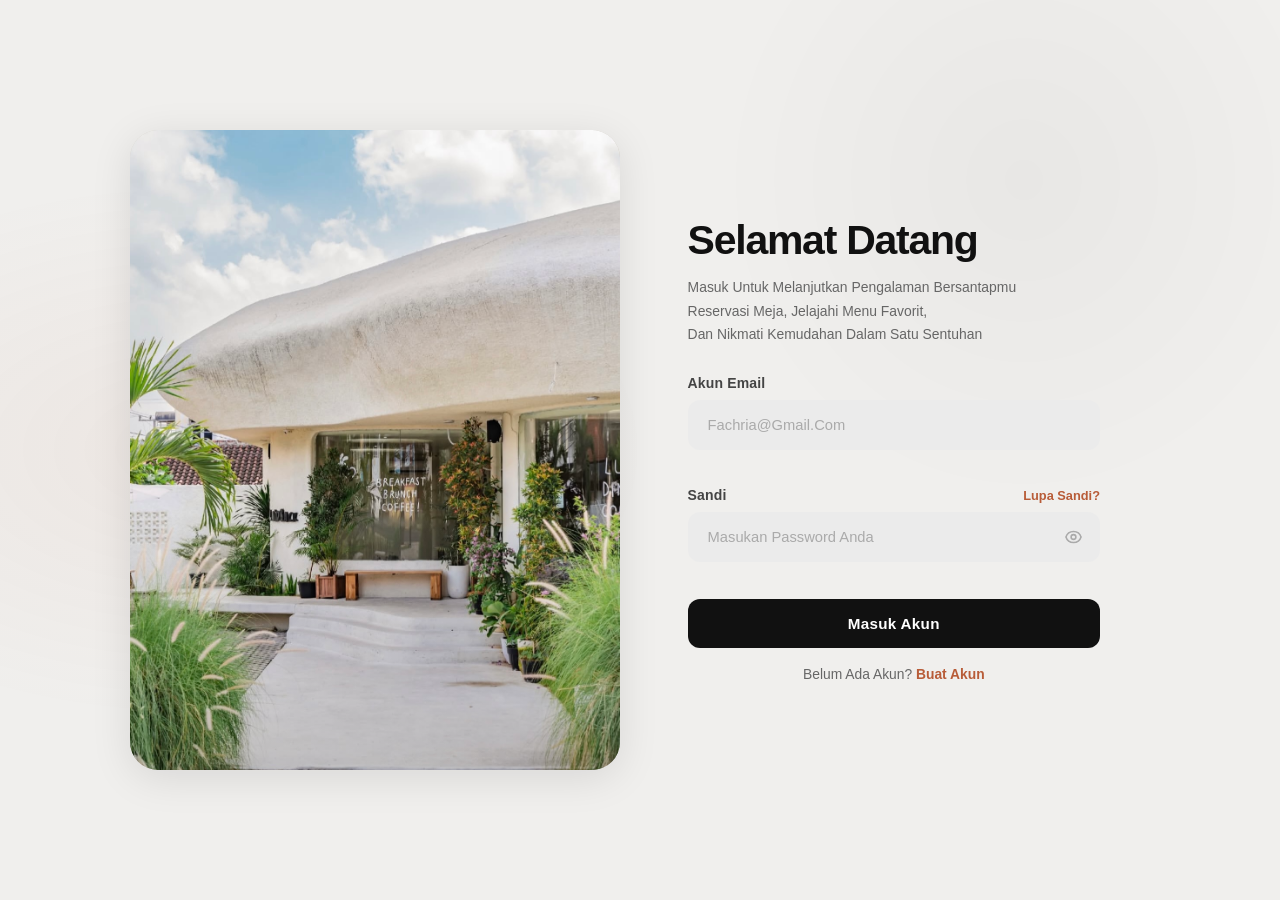
<file: login.html>
<!DOCTYPE html>
<html lang="id">
<head>
  <meta charset="UTF-8" />
  <meta name="viewport" content="width=device-width, initial-scale=1.0"/>
  <title>LaidBack - Selamat Datang</title>
  <link rel="icon" type="image/png" href="images/logo.PNG">
  <link href="https://fonts.googleapis.com/css2?family=Poppins:wght@400;500;600;700;800&display=swap" rel="stylesheet"/>
  <style>
    *, *::before, *::after { box-sizing: border-box; margin: 0; padding: 0; }

    :root {
      --bg: #f0efed;
      --white: #ffffff;
      --dark: #111111;
      --accent: #b85c38;
      --accent-hover: #a04e2e;
      --gray-label: #444444;
      --gray-sub: #666666;
      --input-bg: #ebebeb;
      --input-focus-bg: #e4e4e4;
      --radius-card: 28px;
      --radius-input: 12px;
      --font: 'Plus Jakarta Sans', sans-serif;
      --shadow-card: 0 8px 40px rgba(0,0,0,0.10);
      --transition: 0.25s cubic-bezier(0.4, 0, 0.2, 1);
    }

    html, body {
      height: 100%;
      background: var(--bg);
      font-family: var(--font);
      color: var(--dark);
      display: flex;
      align-items: center;
      justify-content: center;
      min-height: 100vh;
      overflow: hidden;
    }

    body::before {
      content: '';
      position: fixed;
      inset: 0;
      background:
        radial-gradient(ellipse 60% 50% at 15% 50%, rgba(184,92,56,0.06) 0%, transparent 60%),
        radial-gradient(ellipse 40% 60% at 80% 20%, rgba(0,0,0,0.03) 0%, transparent 60%);
      pointer-events: none;
      z-index: 0;
    }

    /* ── WRAPPER clips the sliding track ── */
    .page-wrapper {
      position: relative;
      z-index: 1;
      width: 100%;
      max-width: 1100px;
      overflow: hidden;
    }

    /* ── TRACK holds two screens side by side ── */
    .slide-track {
      display: flex;
      width: 200%;
      transition: transform 0.58s cubic-bezier(0.77, 0, 0.175, 1);
    }
    .slide-track.show-register { transform: translateX(-50%); }

    /* ── EACH SCREEN is half the track = full wrapper width ── */
    .screen {
      width: 50%;
      display: flex;
      align-items: center;
      padding: 40px;
      min-height: 600px;
    }

    @keyframes fadeInUp {
      from { opacity: 0; transform: translateY(28px); }
      to   { opacity: 1; transform: translateY(0); }
    }

    /* ── IMAGE CARD ── */
    .image-card {
      position: relative;
      width: 48%;
      max-width: 510px;
      aspect-ratio: 3/4;
      max-height: 640px;
      border-radius: var(--radius-card);
      overflow: hidden;
      box-shadow: var(--shadow-card);
      flex-shrink: 0;
      cursor: pointer;
      animation: fadeInUp 0.7s 0.1s cubic-bezier(0.4,0,0.2,1) both;
    }

    .image-card::after {
      content: '';
      position: absolute; inset: 0;
      background: linear-gradient(to top, rgba(0,0,0,0.18) 0%, transparent 40%);
      pointer-events: none;
    }

    .img-placeholder {
      width: 100%; height: 100%;
      background: linear-gradient(135deg, #d4cfc8 0%, #c5bfb5 40%, #b5b0a8 100%);
      display: flex; align-items: center; justify-content: center;
      position: relative; overflow: hidden;
      transition: transform 0.7s cubic-bezier(0.4,0,0.2,1);
    }
    .image-card:hover .img-placeholder { transform: scale(1.035); }

    /* ── FORM PANEL ── */
    .form-panel {
      flex: 1;
      padding: 20px 50px 20px 68px;
      display: flex;
      flex-direction: column;
      justify-content: center;
    }

    .form-title {
      font-size: clamp(1.9rem, 3.2vw, 2.7rem);
      font-weight: 800;
      letter-spacing: -0.03em;
      line-height: 1.1;
      color: var(--dark);
      margin-bottom: 13px;
    }

    .form-subtitle {
      font-size: 0.87rem;
      color: var(--gray-sub);
      line-height: 1.72;
      font-weight: 400;
      margin-bottom: 28px;
      max-width: 480px;
    }

    .section-label {
      font-size: 1.05rem;
      font-weight: 700;
      color: var(--dark);
      margin-bottom: 16px;
      letter-spacing: -0.01em;
    }

    /* ── INPUT GROUP ── */
    .input-group {
      margin-bottom: 16px;
      position: relative;
    }

    .input-label-row {
      display: flex;
      justify-content: space-between;
      align-items: center;
      margin-bottom: 9px;
    }

    .input-label {
      font-size: 0.875rem;
      font-weight: 600;
      color: var(--gray-label);
      letter-spacing: 0.01em;
    }

    .forgot-link {
      font-size: 0.8rem; font-weight: 600;
      color: var(--accent); text-decoration: none;
      position: relative; transition: color var(--transition);
    }
    .forgot-link::after {
      content: ''; position: absolute;
      bottom: -1px; left: 0; width: 0; height: 1.5px;
      background: var(--accent); transition: width var(--transition);
    }
    .forgot-link:hover { color: var(--accent-hover); }
    .forgot-link:hover::after { width: 100%; }

    .input-wrapper { position: relative; }

    .input-field {
      width: 100%;
      padding: 15px 18px;
      background: var(--input-bg);
      border: 2px solid transparent;
      border-radius: var(--radius-input);
      font-family: var(--font);
      font-size: 0.92rem; font-weight: 500;
      color: var(--dark); outline: none;
      transition: border-color var(--transition), background var(--transition),
                  box-shadow var(--transition), transform var(--transition);
    }
    .input-field::placeholder { color: #aaaaaa; font-weight: 400; }
    .input-field:hover { background: var(--input-focus-bg); }
    .input-field:focus {
      background: var(--white); border-color: var(--dark);
      box-shadow: 0 0 0 4px rgba(17,17,17,0.07); transform: translateY(-1px);
    }
    .input-field.has-value { background: var(--white); border-color: rgba(17,17,17,0.15); }
    .input-field.error { border-color: #c0392b !important; background: #fff5f5 !important; box-shadow: 0 0 0 4px rgba(192,57,43,0.08) !important; }
    .input-field.ok    { border-color: #27ae60 !important; }

    /* two password fields side by side */
    .input-row {
      display: grid;
      grid-template-columns: 1fr 1fr;
      gap: 14px;
    }
    .input-row .input-group { margin-bottom: 0; }

    .eye-btn {
      position: absolute; right: 13px; top: 50%;
      transform: translateY(-50%);
      background: none; border: none;
      cursor: pointer; color: #aaa; padding: 4px;
      display: flex; align-items: center;
      transition: color var(--transition);
    }
    .eye-btn:hover { color: var(--dark); }
    .pw-eye { padding-right: 42px; }

    .field-hint {
      font-size: 0.73rem; font-weight: 500;
      margin-top: 5px; min-height: 16px;
      opacity: 0; transform: translateY(-4px);
      transition: opacity 0.2s, transform 0.2s, color 0.2s;
      pointer-events: none;
    }
    .field-hint.show-error { opacity: 1; transform: translateY(0); color: #c0392b; }
    .field-hint.show-ok    { opacity: 1; transform: translateY(0); color: #27ae60; }

    /* ── BUTTON ── */
    .btn-submit {
      width: 100%; padding: 16px 20px;
      background: var(--dark); color: var(--white);
      border: none; border-radius: var(--radius-input);
      font-family: var(--font); font-size: 0.95rem; font-weight: 700;
      letter-spacing: 0.02em; cursor: pointer;
      position: relative; overflow: hidden;
      transition: transform var(--transition), box-shadow var(--transition), background var(--transition);
    }
    .btn-submit::before {
      content: ''; position: absolute; inset: 0;
      background: rgba(255,255,255,0.08); opacity: 0;
      transition: opacity var(--transition);
    }
    .btn-submit:hover { transform: translateY(-2px); box-shadow: 0 10px 30px rgba(0,0,0,0.22); }
    .btn-submit:hover::before { opacity: 1; }
    .btn-submit:active { transform: translateY(0); box-shadow: 0 4px 12px rgba(0,0,0,0.15); }

    .btn-submit .ripple {
      position: absolute; border-radius: 50%;
      background: rgba(255,255,255,0.25); transform: scale(0);
      animation: ripple 0.55s linear; pointer-events: none;
    }
    @keyframes ripple { to { transform: scale(4); opacity: 0; } }

    .btn-submit.loading { pointer-events: none; background: #333; }
    .btn-submit .btn-text { transition: opacity 0.2s; }
    .btn-submit .btn-spinner {
      position: absolute; inset: 0; display: flex;
      align-items: center; justify-content: center;
      opacity: 0; transition: opacity 0.2s;
    }
    .btn-submit.loading .btn-text   { opacity: 0; }
    .btn-submit.loading .btn-spinner{ opacity: 1; }
    .spinner-ring {
      width: 22px; height: 22px;
      border: 2.5px solid rgba(255,255,255,0.3);
      border-top-color: #fff; border-radius: 50%;
      animation: spin 0.7s linear infinite;
    }
    @keyframes spin { to { transform: rotate(360deg); } }

    /* ── FOOTER ── */
    .form-footer {
      font-size: 0.865rem; color: var(--gray-sub); font-weight: 400; margin-top: 18px;
    }
    .form-footer.center { text-align: center; }
    .form-footer.right  { text-align: right; }

    .accent-link {
      color: var(--accent); font-weight: 700; text-decoration: none;
      position: relative; transition: color var(--transition);
      background: none; border: none; font-family: var(--font);
      font-size: inherit; cursor: pointer; padding: 0;
    }
    .accent-link::after {
      content: ''; position: absolute; bottom: -1px; left: 0;
      width: 0; height: 1.5px; background: var(--accent);
      transition: width var(--transition);
    }
    .accent-link:hover { color: var(--accent-hover); }
    .accent-link:hover::after { width: 100%; }

    /* ── SUCCESS OVERLAY ── */
    .success-overlay {
      position: fixed; inset: 0;
      background: rgba(255,255,255,0.92); backdrop-filter: blur(12px);
      display: flex; flex-direction: column; align-items: center; justify-content: center;
      z-index: 100; opacity: 0; pointer-events: none; transition: opacity 0.4s ease;
    }
    .success-overlay.show { opacity: 1; pointer-events: all; }

    .success-icon {
      width: 80px; height: 80px; background: var(--dark); border-radius: 50%;
      display: flex; align-items: center; justify-content: center; margin-bottom: 24px;
      animation: popIn 0.5s 0.1s cubic-bezier(0.175, 0.885, 0.32, 1.275) both;
    }
    @keyframes popIn {
      from { transform: scale(0.5); opacity: 0; }
      to   { transform: scale(1);   opacity: 1; }
    }
    .success-icon svg { width: 36px; height: 36px; color: white; }
    .success-title { font-size: 1.6rem; font-weight: 800; margin-bottom: 8px; animation: fadeInUp 0.4s 0.3s both; }
    .success-sub   { font-size: 0.9rem; color: var(--gray-sub); animation: fadeInUp 0.4s 0.4s both; }

    /* ── RESPONSIVE ── */
    @media (max-width: 860px) {
      html, body { overflow-y: auto; align-items: flex-start; }
      .page-wrapper { overflow: hidden; }
      .screen { flex-direction: column; padding: 28px 24px 40px; min-height: unset; gap: 28px; }
      .image-card { width: 100%; max-width: 100%; aspect-ratio: 16/9; max-height: 240px; }
      .form-panel { padding: 0; }
      .input-row { grid-template-columns: 1fr; }
    }
  </style>
</head>
<body>

<div class="page-wrapper">
  <div class="slide-track" id="slide-track">

    <!-- ══════ LOGIN ══════ -->
    <div class="screen">

      <div class="image-card">
        <div class="img-placeholder">
          <img src="images/login-banner.png" alt="Food Image" style="width:100%;height:100%;object-fit:cover;"/>
        </div>
      </div>

      <div class="form-panel">
        <h1 class="form-title">Selamat Datang</h1>
        <p class="form-subtitle">
          Masuk Untuk Melanjutkan Pengalaman Bersantapmu<br>
          Reservasi Meja, Jelajahi Menu Favorit,<br>
          Dan Nikmati Kemudahan Dalam Satu Sentuhan
        </p>

        <div class="input-group">
          <div class="input-label-row">
            <label class="input-label" for="l-email">Akun Email</label>
          </div>
          <div class="input-wrapper">
            <input id="l-email" type="email" class="input-field" placeholder="Fachria@Gmail.Com" autocomplete="email"/>
          </div>
          <div class="field-hint" id="l-email-hint"></div>
        </div>

        <div class="input-group">
          <div class="input-label-row">
            <label class="input-label" for="l-pass">Sandi</label>
            <a href="#" class="forgot-link" onclick="return false;">Lupa Sandi?</a>
          </div>
          <div class="input-wrapper">
            <input id="l-pass" type="password" class="input-field pw-eye" placeholder="Masukan Password Anda" autocomplete="current-password"/>
            <button class="eye-btn" id="l-eye" type="button" aria-label="toggle">
              <svg id="l-eye-icon" xmlns="http://www.w3.org/2000/svg" width="19" height="19" fill="none" viewBox="0 0 24 24" stroke="currentColor" stroke-width="2">
                <path stroke-linecap="round" stroke-linejoin="round" d="M15 12a3 3 0 11-6 0 3 3 0 016 0z"/>
                <path stroke-linecap="round" stroke-linejoin="round" d="M2.458 12C3.732 7.943 7.523 5 12 5c4.478 0 8.268 2.943 9.542 7-1.274 4.057-5.064 7-9.542 7-4.477 0-8.268-2.943-9.542-7z"/>
              </svg>
            </button>
          </div>
          <div class="field-hint" id="l-pass-hint"></div>
        </div>

        <button class="btn-submit" id="l-submit" type="button">
          <span class="btn-text">Masuk Akun</span>
          <span class="btn-spinner"><span class="spinner-ring"></span></span>
        </button>

        <p class="form-footer center">
          Belum Ada Akun? <button class="accent-link" id="go-register" type="button">Buat Akun</button>
        </p>
      </div>
    </div>

    <!-- ══════ REGISTER ══════ -->
    <div class="screen">

      <div class="image-card">
        <div class="img-placeholder">
          <img src="images/login-banner.png" alt="Food Image" style="width:100%;height:100%;object-fit:cover;"/>
        </div>
      </div>

      <div class="form-panel">
        <h1 class="form-title">Selamat Datang</h1>
        <p class="form-subtitle">
          Masuk Untuk Melanjutkan Pengalaman Bersantapmu<br>
          Reservasi Meja, Jelajahi Menu Favorit,<br>
          Dan Nikmati Kemudahan Dalam Satu Sentuhan
        </p>

        <div class="section-label">Buat Akun</div>

        <div class="input-group">
          <div class="input-label-row">
            <label class="input-label" for="r-name">Nama Lengkap</label>
          </div>
          <div class="input-wrapper">
            <input id="r-name" type="text" class="input-field" placeholder="Fachria Imaniar" autocomplete="name"/>
          </div>
          <div class="field-hint" id="r-name-hint"></div>
        </div>

        <div class="input-group">
          <div class="input-label-row">
            <label class="input-label" for="r-email">Akun Email</label>
          </div>
          <div class="input-wrapper">
            <input id="r-email" type="email" class="input-field" placeholder="Fachria@Gmail.Com" autocomplete="email"/>
          </div>
          <div class="field-hint" id="r-email-hint"></div>
        </div>

        <!-- Sandi + Konfirmasi -->
        <div class="input-row">
          <div class="input-group">
            <div class="input-label-row">
              <label class="input-label" for="r-pass">Sandi</label>
            </div>
            <div class="input-wrapper">
              <input id="r-pass" type="password" class="input-field pw-eye" placeholder="Masukan Sandi" autocomplete="new-password"/>
              <button class="eye-btn" id="r-eye1" type="button" aria-label="toggle sandi">
                <svg id="r-eye-icon1" xmlns="http://www.w3.org/2000/svg" width="18" height="18" fill="none" viewBox="0 0 24 24" stroke="currentColor" stroke-width="2">
                  <path stroke-linecap="round" stroke-linejoin="round" d="M15 12a3 3 0 11-6 0 3 3 0 016 0z"/>
                  <path stroke-linecap="round" stroke-linejoin="round" d="M2.458 12C3.732 7.943 7.523 5 12 5c4.478 0 8.268 2.943 9.542 7-1.274 4.057-5.064 7-9.542 7-4.477 0-8.268-2.943-9.542-7z"/>
                </svg>
              </button>
            </div>
            <div class="field-hint" id="r-pass-hint"></div>
          </div>

          <div class="input-group">
            <div class="input-label-row">
              <label class="input-label" for="r-confirm" style="color:var(--accent);font-weight:700;">Konfirmasi</label>
            </div>
            <div class="input-wrapper">
              <input id="r-confirm" type="password" class="input-field pw-eye" placeholder="Masukan Sandi" autocomplete="new-password"/>
              <button class="eye-btn" id="r-eye2" type="button" aria-label="toggle konfirmasi">
                <svg id="r-eye-icon2" xmlns="http://www.w3.org/2000/svg" width="18" height="18" fill="none" viewBox="0 0 24 24" stroke="currentColor" stroke-width="2">
                  <path stroke-linecap="round" stroke-linejoin="round" d="M15 12a3 3 0 11-6 0 3 3 0 016 0z"/>
                  <path stroke-linecap="round" stroke-linejoin="round" d="M2.458 12C3.732 7.943 7.523 5 12 5c4.478 0 8.268 2.943 9.542 7-1.274 4.057-5.064 7-9.542 7-4.477 0-8.268-2.943-9.542-7z"/>
                </svg>
              </button>
            </div>
            <div class="field-hint" id="r-confirm-hint"></div>
          </div>
        </div>

        <button class="btn-submit" id="r-submit" type="button" style="margin-top:20px;">
          <span class="btn-text">Buat Akun</span>
          <span class="btn-spinner"><span class="spinner-ring"></span></span>
        </button>

        <p class="form-footer right">
          <button class="accent-link" id="go-login" type="button">Kembali Ke Login</button>
        </p>
      </div>
    </div>

  </div><!-- /slide-track -->
</div><!-- /page-wrapper -->

<!-- SUCCESS OVERLAY -->
<div class="success-overlay" id="success-overlay">
  <div class="success-icon">
    <svg xmlns="http://www.w3.org/2000/svg" fill="none" viewBox="0 0 24 24" stroke="currentColor" stroke-width="2.5">
      <path stroke-linecap="round" stroke-linejoin="round" d="M5 13l4 4L19 7"/>
    </svg>
  </div>
  <div class="success-title" id="s-title">Berhasil Masuk!</div>
  <div class="success-sub"   id="s-sub">Selamat datang kembali ✨</div>
</div>

<script>
/* ── helpers ── */
const EYE_OPEN  = `<path stroke-linecap="round" stroke-linejoin="round" d="M15 12a3 3 0 11-6 0 3 3 0 016 0z"/><path stroke-linecap="round" stroke-linejoin="round" d="M2.458 12C3.732 7.943 7.523 5 12 5c4.478 0 8.268 2.943 9.542 7-1.274 4.057-5.064 7-9.542 7-4.477 0-8.268-2.943-9.542-7z"/>`;
const EYE_CLOSE = `<path stroke-linecap="round" stroke-linejoin="round" d="M13.875 18.825A10.05 10.05 0 0112 19c-4.478 0-8.268-2.943-9.543-7a9.97 9.97 0 011.563-3.029m5.858.908a3 3 0 114.243 4.243M9.878 9.878l4.242 4.242M9.88 9.88l-3.29-3.29m7.532 7.532l3.29 3.29M3 3l3.59 3.59m0 0A9.953 9.953 0 0112 5c4.478 0 8.268 2.943 9.543 7a10.025 10.025 0 01-4.132 5.411m0 0L21 21"/>`;

function toggleEye(input, iconEl) {
  const vis = input.type === 'text';
  input.type = vis ? 'password' : 'text';
  iconEl.innerHTML = vis ? EYE_OPEN : EYE_CLOSE;
}

function set$(input, hint, ok, msg) {
  input.classList.toggle('ok', ok);
  input.classList.toggle('error', !ok);
  hint.textContent = msg;
  hint.className = `field-hint ${ok ? 'show-ok' : 'show-error'}`;
}

function clear$(input, hint) {
  input.classList.remove('ok','error');
  hint.className = 'field-hint';
  hint.textContent = '';
}

function wire(input, hint, fn) {
  input.addEventListener('input', () => {
    input.classList.toggle('has-value', input.value.length > 0);
    if (input.classList.contains('error') || input.classList.contains('ok')) fn();
  });
  input.addEventListener('blur', fn);
}

function ripple(btn, e) {
  const r = document.createElement('span');
  const rect = btn.getBoundingClientRect();
  const sz = rect.width;
  r.className = 'ripple';
  r.style.cssText = `left:${e.clientX-rect.left}px;top:${e.clientY-rect.top}px;width:${sz}px;height:${sz}px;margin-left:-${sz/2}px;margin-top:-${sz/2}px;`;
  btn.appendChild(r);
  setTimeout(() => r.remove(), 600);
}

function shake(btn) {
  let i = 0;
  const iv = setInterval(() => {
    btn.style.transform = `translateX(${i % 2 === 0 ? -6 : 6}px)`;
    if (++i > 5) { clearInterval(iv); btn.style.transform=''; }
  }, 60);
}

function showSuccess(title, sub, cb) {
  document.getElementById('s-title').textContent = title;
  document.getElementById('s-sub').textContent   = sub;
  const ov = document.getElementById('success-overlay');
  ov.classList.add('show');
  setTimeout(() => { ov.classList.remove('show'); if(cb) cb(); }, 2600);
}

/* ── slide navigation ── */
const track = document.getElementById('slide-track');
document.getElementById('go-register').addEventListener('click', () => track.classList.add('show-register'));
document.getElementById('go-login').addEventListener('click',    () => track.classList.remove('show-register'));

/* ── LOGIN logic ── */
const lEmail = document.getElementById('l-email');
const lPass  = document.getElementById('l-pass');
const lEH    = document.getElementById('l-email-hint');
const lPH    = document.getElementById('l-pass-hint');

const vlEmail = () => {
  const v = lEmail.value.trim();
  if (!v) { clear$(lEmail, lEH); return false; }
  const ok = /^[^\s@]+@[^\s@]+\.[^\s@]+$/.test(v);
  set$(lEmail, lEH, ok, ok ? 'Email terlihat bagus!' : 'Format email tidak valid');
  return ok;
};
const vlPass = () => {
  const v = lPass.value;
  if (!v) { clear$(lPass, lPH); return false; }
  const ok = v.length >= 6;
  set$(lPass, lPH, ok, ok ? 'Password oke!' : 'Minimal 6 karakter');
  return ok;
};

wire(lEmail, lEH, vlEmail);
wire(lPass,  lPH, vlPass);
document.getElementById('l-eye').addEventListener('click', () => toggleEye(lPass, document.getElementById('l-eye-icon')));

document.getElementById('l-submit').addEventListener('click', function(e) {
  ripple(this, e);
  if (!(vlEmail() & vlPass())) { shake(this); return; }
  this.classList.add('loading');
  setTimeout(() => { 
    this.classList.remove('loading'); 
    showSuccess('Berhasil Masuk!', 'Selamat datang kembali ✨', () => { window.location.href = 'index.html'; }); 
  }, 500);
});

/* ── REGISTER logic ── */
const rName    = document.getElementById('r-name');
const rEmail   = document.getElementById('r-email');
const rPass    = document.getElementById('r-pass');
const rConfirm = document.getElementById('r-confirm');
const rNH = document.getElementById('r-name-hint');
const rEH = document.getElementById('r-email-hint');
const rPH = document.getElementById('r-pass-hint');
const rCH = document.getElementById('r-confirm-hint');

const vrName = () => {
  const v = rName.value.trim();
  if (!v) { clear$(rName, rNH); return false; }
  const ok = v.length >= 3;
  set$(rName, rNH, ok, ok ? 'Nama oke!' : 'Minimal 3 karakter');
  return ok;
};
const vrEmail = () => {
  const v = rEmail.value.trim();
  if (!v) { clear$(rEmail, rEH); return false; }
  const ok = /^[^\s@]+@[^\s@]+\.[^\s@]+$/.test(v);
  set$(rEmail, rEH, ok, ok ? 'Email terlihat bagus!' : 'Format email tidak valid');
  return ok;
};
const vrPass = () => {
  const v = rPass.value;
  if (!v) { clear$(rPass, rPH); return false; }
  const ok = v.length >= 6;
  set$(rPass, rPH, ok, ok ? 'Sandi oke!' : 'Minimal 6 karakter');
  if (rConfirm.value) vrConfirm();
  return ok;
};
const vrConfirm = () => {
  const v = rConfirm.value;
  if (!v) { clear$(rConfirm, rCH); return false; }
  const ok = v === rPass.value;
  set$(rConfirm, rCH, ok, ok ? 'Sandi cocok!' : 'Sandi tidak cocok');
  return ok;
};

wire(rName,    rNH, vrName);
wire(rEmail,   rEH, vrEmail);
wire(rPass,    rPH, vrPass);
wire(rConfirm, rCH, vrConfirm);
document.getElementById('r-eye1').addEventListener('click', () => toggleEye(rPass,    document.getElementById('r-eye-icon1')));
document.getElementById('r-eye2').addEventListener('click', () => toggleEye(rConfirm, document.getElementById('r-eye-icon2')));

document.getElementById('r-submit').addEventListener('click', function(e) {
  ripple(this, e);
  if (!(vrName() & vrEmail() & vrPass() & vrConfirm())) { shake(this); return; }
  this.classList.add('loading');
  setTimeout(() => {
    this.classList.remove('loading');
    showSuccess('Akun Berhasil Dibuat!', 'Selamat bergabung dengan kami 🎉', () => {
      window.location.href = 'index.html';
    });
  }, 500);
});

/* close success overlay on click */
document.getElementById('success-overlay').addEventListener('click', function() {
  this.classList.remove('show');
});
</script>
</body>
</html>
</file>
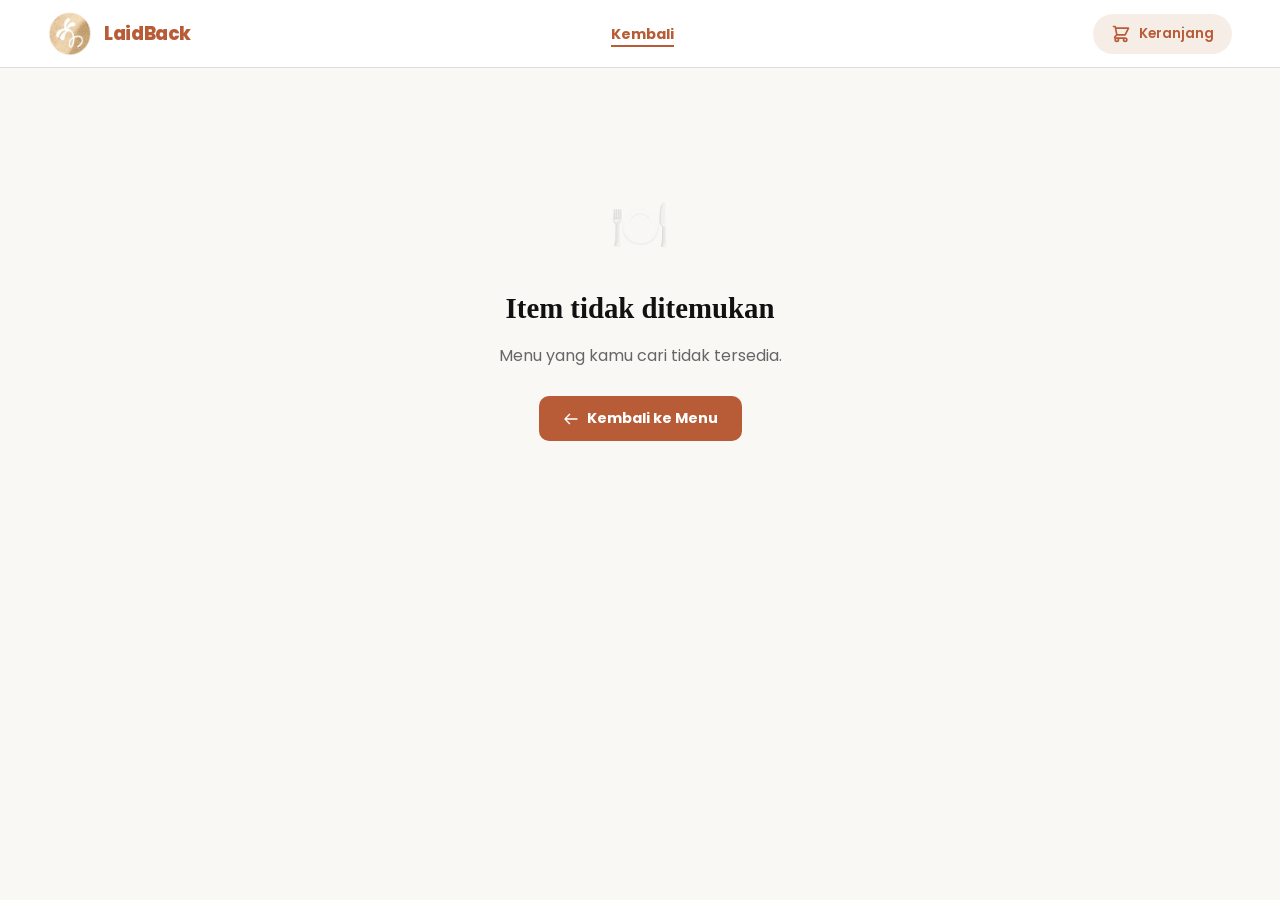
<file: menu-detail.html>
<!DOCTYPE html>
<html lang="id">
<head>
  <meta charset="UTF-8"/>
  <meta name="viewport" content="width=device-width, initial-scale=1.0"/>
  <title>LaidBack – Detail Menu</title>
  <link href="https://fonts.googleapis.com/css2?family=Poppins:wght@400;500;600;700;800&display=swap" rel="stylesheet"/>
  <link rel="stylesheet" href="css/main.css"/>
  <link rel="icon" type="image/png" href="images/logo.PNG">
</head>
<body>

<!-- ── NAVBAR ── -->
<nav class="navbar">
  <a href="index.html" class="nav-brand">
    <img src="images/logo.PNG" alt="LaidBack Logo" class="nav-logo"/>
    <span class="nav-name">LaidBack</span>
  </a>

  <ul class="nav-links">
    <li><a href="index.html" class="nav-menu-link active">Kembali</a></li>
  </ul>

  <div class="nav-actions">
    <button class="cart-btn" onclick="window.location.href='cart.html'">
      <svg xmlns="http://www.w3.org/2000/svg" fill="none" viewBox="0 0 24 24" stroke="currentColor" stroke-width="2">
        <path stroke-linecap="round" stroke-linejoin="round" d="M3 3h2l.4 2M7 13h10l4-8H5.4M7 13L5.4 5M7 13l-2.293 2.293c-.63.63-.184 1.707.707 1.707H17m0 0a2 2 0 100 4 2 2 0 000-4zm-8 2a2 2 0 11-4 0 2 2 0 014 0z"/>
      </svg>
      Keranjang
      <span class="cart-badge" id="cart-badge" style="display:none;">0</span>
    </button>
  </div>
</nav>

<!-- ── DETAIL CONTAINER ── -->
<main class="detail-container" id="detail-root">
  <!-- Content injected by JS -->
</main>

<div id="toast-container"></div>

<script src="js/data.js"></script>
<script src="js/cart.js"></script>
<script>
const params = new URLSearchParams(window.location.search);
const itemId = params.get('id');
const item   = getMenuItemById(itemId);
const root   = document.getElementById('detail-root');

if (!item) {
  root.innerHTML = `
    <div style="text-align:center;padding:80px 24px;">
      <div style="font-size:3rem;margin-bottom:20px;opacity:0.3;">🍽️</div>
      <h2 style="font-family:'Playfair Display',serif;font-size:1.8rem;margin-bottom:12px;">Item tidak ditemukan</h2>
      <p style="color:var(--gray-muted);margin-bottom:28px;">Menu yang kamu cari tidak tersedia.</p>
      <button class="btn-primary" onclick="window.location.href='index.html'">
        <svg xmlns="http://www.w3.org/2000/svg" fill="none" viewBox="0 0 24 24" stroke="currentColor" stroke-width="2" width="16" height="16">
          <path stroke-linecap="round" stroke-linejoin="round" d="M10 19l-7-7m0 0l7-7m-7 7h18"/>
        </svg>
        Kembali ke Menu
      </button>
    </div>
  `;
} else {
  document.title = `LaidBack – ${item.name}`;

  root.innerHTML = `
    <nav class="breadcrumb">
      <a href="index.html">Menu</a>
      <span class="sep">›</span>
      <a href="index.html">${item.category}</a>
      <span class="sep">›</span>
      <span class="current">${item.name}</span>
    </nav>

    <div class="detail-grid">
      <!-- Image -->
      <div class="detail-img-wrap">
        <img src="${item.image}" alt="${item.name}"/>
      </div>

      <!-- Info -->
      <div class="detail-info">
        <span class="detail-badge">${item.category}</span>
        <h1 class="detail-name">${item.name}</h1>
        <div class="detail-price">${formatRp(item.price)}</div>
        <p class="detail-desc">${item.desc}</p>

        <div class="detail-ingredients-label">Bahan-bahan</div>
        <div class="ingredients-tags">
          ${item.ingredients.map(ing => `<span class="ingredient-tag">${ing}</span>`).join('')}
        </div>

        <div class="qty-section">
          <span class="qty-label">Jumlah</span>
          <div class="qty-stepper">
            <button class="qty-btn" id="qty-minus" aria-label="kurangi">−</button>
            <span class="qty-num" id="qty-display">1</span>
            <button class="qty-btn" id="qty-plus" aria-label="tambah">+</button>
          </div>
        </div>

        <button class="add-to-cart-btn" id="atc-btn">
          <svg xmlns="http://www.w3.org/2000/svg" fill="none" viewBox="0 0 24 24" stroke="currentColor" stroke-width="2" width="20" height="20">
            <path stroke-linecap="round" stroke-linejoin="round" d="M3 3h2l.4 2M7 13h10l4-8H5.4M7 13L5.4 5M7 13l-2.293 2.293c-.63.63-.184 1.707.707 1.707H17m0 0a2 2 0 100 4 2 2 0 000-4zm-8 2a2 2 0 11-4 0 2 2 0 014 0z"/>
          </svg>
          Masukkan ke Keranjang
        </button>
      </div>
    </div>
  `;

  /* Qty stepper */
  let qty = 1;
  const qtyDisplay = document.getElementById('qty-display');
  const minusBtn   = document.getElementById('qty-minus');
  const plusBtn    = document.getElementById('qty-plus');

  function updateQtyDisplay() {
    qtyDisplay.textContent = qty;
    minusBtn.disabled = qty <= 1;
    plusBtn.disabled  = qty >= 20;
  }

  updateQtyDisplay();

  minusBtn.addEventListener('click', () => { if (qty > 1) { qty--; updateQtyDisplay(); } });
  plusBtn.addEventListener('click',  () => { if (qty < 20) { qty++; updateQtyDisplay(); } });

  /* Add to cart with qty */
  document.getElementById('atc-btn').addEventListener('click', function() {
    const cart = getCart();
    const existing = cart.find(c => c.id === item.id);
    if (existing) {
      existing.qty = Math.min(existing.qty + qty, 20);
    } else {
      cart.push({
        id:          item.id,
        name:        item.name,
        category:    item.category,
        price:       item.price,
        image:       item.image,
        ingredients: item.ingredients,
        qty:         qty
      });
    }
    saveCart(cart);
    showToast(`${item.name} (×${qty}) ditambahkan ke keranjang!`, 'success');
    this.classList.add('added');
    setTimeout(() => this.classList.remove('added'), 500);
  });
}
</script>
</body>
</html>
</file>
<file: css/main.css>
/* =========================================================
   LaidBack Restaurant – main.css
   ========================================================= */

*, *::before, *::after { box-sizing: border-box; margin: 0; padding: 0; }

:root {
  --bg: #faf8f5;
  --white: #ffffff;
  --dark: #111111;
  --accent: #b85c38;
  --accent-hover: #a04e2e;
  --accent-light: #f7ede7;
  --gold: #c9a070;
  --gray-muted: #666666;
  --gray-label: #444444;
  --card-bg: #ebebeb;
  --input-bg: #d9d9d9;
  --border: #e0dcd8;
  --font-body: 'Poppins', sans-serif;
  --font-heading: 'Poppins', sans-serif;
  --radius-card: 16px;
  --radius-btn: 50px;
  --shadow-card: 0 4px 20px rgba(0,0,0,0.08);
  --shadow-hover: 0 12px 36px rgba(0,0,0,0.14);
  --transition: 0.25s cubic-bezier(0.4,0,0.2,1);
}

html { scroll-behavior: smooth; }

body {
  background: var(--bg);
  font-family: var(--font-body);
  color: var(--dark);
  line-height: 1.6;
  min-height: 100vh;
}

img { display: block; max-width: 100%; }
a { text-decoration: none; color: inherit; }
button { cursor: pointer; font-family: var(--font-body); }

/* ── SCROLLBAR ── */
::-webkit-scrollbar { width: 6px; }
::-webkit-scrollbar-track { background: var(--bg); }
::-webkit-scrollbar-thumb { background: var(--border); border-radius: 3px; }

/* =========================================================
   NAVBAR
   ========================================================= */
.navbar {
  position: sticky;
  top: 0;
  z-index: 900;
  background: var(--white);
  border-bottom: 1px solid var(--border);
  padding: 0 48px;
  height: 68px;
  display: flex;
  align-items: center;
  justify-content: space-between;
  gap: 24px;
}

.nav-brand {
  display: flex;
  align-items: center;
  gap: 12px;
  text-decoration: none;
  flex-shrink: 0;
}

.nav-logo {
  width: 44px;
  height: 44px;
  border-radius: 50%;
  object-fit: cover;
}

.nav-name {
  font-size: 1.15rem;
  font-weight: 800;
  color: var(--accent);
  letter-spacing: -0.02em;
}

.nav-links {
  display: flex;
  align-items: center;
  gap: 36px;
  list-style: none;
}

.nav-links a {
  font-size: 0.9rem;
  font-weight: 500;
  color: var(--gray-muted);
  transition: color var(--transition);
  position: relative;
}

.nav-links a::after {
  content: '';
  position: absolute;
  bottom: -3px; left: 0;
  width: 0; height: 2px;
  background: var(--accent);
  transition: width var(--transition);
}

.nav-links a:hover,
.nav-links a.active { 
  color: var(--accent) !important;
}

.nav-links a:hover::after,
.nav-links a.active::after { width: 100%; }

.nav-links a.nav-menu-link {
  color: var(--dark);
  font-weight: 700;
  cursor: pointer;
}
.nav-links a.nav-menu-link:hover { color: var(--accent); }

.nav-actions {
  display: flex;
  align-items: center;
  gap: 12px;
  flex-shrink: 0;
}

.cart-btn {
  position: relative;
  background: var(--accent-light);
  border: none;
  border-radius: 50px;
  padding: 10px 18px;
  display: flex;
  align-items: center;
  gap: 8px;
  font-size: 0.85rem;
  font-weight: 600;
  color: var(--accent);
  transition: background var(--transition), transform var(--transition);
}

.cart-btn:hover {
  background: #f0ddd4;
  transform: translateY(-1px);
}

.cart-btn svg { width: 20px; height: 20px; flex-shrink: 0; }

.cart-badge {
  position: absolute;
  top: -6px; right: -6px;
  background: var(--accent);
  color: var(--white);
  font-size: 0.7rem;
  font-weight: 700;
  width: 20px; height: 20px;
  border-radius: 50%;
  display: flex;
  align-items: center;
  justify-content: center;
  border: 2px solid var(--white);
  transition: transform 0.2s cubic-bezier(0.175,0.885,0.32,1.275);
}

.cart-badge.bump {
  animation: badgeBump 0.35s cubic-bezier(0.175,0.885,0.32,1.275);
}

@keyframes badgeBump {
  0%   { transform: scale(1); }
  50%  { transform: scale(1.5); }
  100% { transform: scale(1); }
}

/* =========================================================
   HERO
   ========================================================= */
.hero {
  min-height: 100vh;
  text-align: center;
  align-content: center;
  border-bottom: 1px solid var(--border);
}

.hero-logo {
  width: 90px;
  height: 90px;
  border-radius: 50%;
  object-fit: cover;
  margin: 0 auto 28px;
  box-shadow: 0 8px 32px rgba(184,92,56,0.18);
}

.hero-title {
  font-family: var(--font-heading);
  font-size: clamp(2rem, 5vw, 3.6rem);
  font-weight: 700;
  color: var(--accent);
  letter-spacing: -0.02em;
  line-height: 1.15;
  margin-bottom: 20px;
}

.hero-desc {
  font-size: 1rem;
  color: var(--gray-muted);
  max-width: 520px;
  margin: 0 auto 36px;
  line-height: 1.75;
}

.hero-info {
  display: flex;
  align-items: center;
  justify-content: center;
  gap: 32px;
  flex-wrap: wrap;
}

.hero-info-item {
  display: flex;
  align-items: center;
  gap: 8px;
  font-size: 0.88rem;
  color: var(--gray-label);
  font-weight: 500;
}

.hero-info-item svg {
  width: 18px; height: 18px;
  color: var(--accent);
  flex-shrink: 0;
}

.hero-divider {
  width: 48px;
  height: 1px;
  background: var(--border);
}

/* =========================================================
   MENU SECTION
   ========================================================= */
.menu-section {
  padding: 56px 48px;
  max-width: 1280px;
  margin: 0 auto;
  border-bottom: 1px solid var(--border);
}

/* Filter Tabs */
.filter-tabs {
  display: flex;
  gap: 10px;
  margin-bottom: 48px;
  flex-wrap: wrap;
}

.filter-tab {
  padding: 9px 22px;
  border-radius: var(--radius-btn);
  border: 1.5px solid var(--border);
  background: var(--white);
  font-size: 0.85rem;
  font-weight: 600;
  color: var(--gray-muted);
  transition: all var(--transition);
}

.filter-tab:hover {
  border-color: var(--accent);
  color: var(--accent);
}

.filter-tab.active {
  background: var(--accent);
  border-color: var(--accent);
  color: var(--white);
}

/* Category Block */
.category-block {
  margin-bottom: 56px;
  animation: fadeUp 0.4s ease both;
}

@keyframes fadeUp {
  from { opacity: 0; transform: translateY(16px); }
  to   { opacity: 1; transform: translateY(0); }
}

.category-header {
  display: flex;
  align-items: center;
  justify-content: space-between;
  margin-bottom: 24px;
}

.category-title {
  font-family: var(--font-heading);
  font-size: 1.6rem;
  font-weight: 700;
  color: var(--dark);
}

.see-all-btn {
  font-size: 0.82rem;
  font-weight: 600;
  color: var(--accent);
  background: none;
  border: none;
  display: flex;
  align-items: center;
  gap: 4px;
  transition: gap var(--transition);
}

.see-all-btn:hover { gap: 8px; }

/* Menu Grid */
.menu-grid {
  display: grid;
  grid-template-columns: repeat(4, 1fr);
  gap: 20px;
}

/* =========================================================
   MENU CARD
   ========================================================= */
.menu-card {
  background: var(--white);
  border-radius: var(--radius-card);
  overflow: hidden;
  box-shadow: var(--shadow-card);
  transition: transform var(--transition), box-shadow var(--transition);
  cursor: pointer;
}

.menu-card:hover {
  transform: translateY(-4px);
  box-shadow: var(--shadow-hover);
}

.menu-card:hover .card-img-inner {
  transform: scale(1.06);
}

.card-img-wrap {
  position: relative;
  width: 100%;
  padding-top: 75%;
  overflow: hidden;
}

.card-img-inner {
  position: absolute;
  inset: 0;
  transition: transform 0.5s cubic-bezier(0.4,0,0.2,1);
}

.card-img-inner img {
  width: 100%;
  height: 100%;
  object-fit: cover;
}

.card-category-badge {
  position: absolute;
  top: 10px; right: 10px;
  background: rgba(255,255,255,0.92);
  backdrop-filter: blur(4px);
  color: var(--accent);
  font-size: 0.68rem;
  font-weight: 700;
  text-transform: uppercase;
  letter-spacing: 0.06em;
  padding: 4px 10px;
  border-radius: 50px;
  border: 1px solid rgba(184,92,56,0.2);
}

.card-body {
  padding: 16px;
}

.card-name {
  font-weight: 700;
  font-size: 0.95rem;
  color: var(--dark);
  margin-bottom: 6px;
  white-space: nowrap;
  overflow: hidden;
  text-overflow: ellipsis;
}

.card-desc {
  font-size: 0.78rem;
  color: var(--gray-muted);
  line-height: 1.55;
  display: -webkit-box;
  line-clamp: 2;
  -webkit-box-orient: vertical;
  overflow: hidden;
  margin-bottom: 14px;
  min-height: 2.4em;
}

.card-footer {
  display: flex;
  align-items: center;
  justify-content: space-between;
}

.card-price {
  font-size: 1rem;
  font-weight: 700;
  color: var(--accent);
}

.add-btn {
  width: 34px; height: 34px;
  border-radius: 50%;
  background: var(--accent);
  border: none;
  color: var(--white);
  display: flex;
  align-items: center;
  justify-content: center;
  transition: background var(--transition), transform var(--transition);
  flex-shrink: 0;
}

.add-btn:hover {
  background: var(--accent-hover);
  transform: scale(1.1);
}

.add-btn.added {
  animation: addPop 0.4s cubic-bezier(0.175,0.885,0.32,1.275);
}

@keyframes addPop {
  0%   { transform: scale(1); }
  50%  { transform: scale(1.35); }
  100% { transform: scale(1); }
}

.add-btn svg { width: 16px; height: 16px; }

/* =========================================================
   TOAST
   ========================================================= */
#toast-container {
  position: fixed;
  bottom: 28px; right: 28px;
  z-index: 9999;
  display: flex;
  flex-direction: column-reverse;
  gap: 10px;
  pointer-events: none;
}

.toast {
  background: var(--dark);
  color: var(--white);
  padding: 13px 20px;
  border-radius: 12px;
  font-size: 0.85rem;
  font-weight: 600;
  box-shadow: 0 8px 24px rgba(0,0,0,0.2);
  display: flex;
  align-items: center;
  gap: 10px;
  pointer-events: all;
  animation: toastIn 0.35s cubic-bezier(0.175,0.885,0.32,1.275) both;
  max-width: 320px;
}

.toast.toast-success { border-left: 4px solid #4caf50; }
.toast.toast-error   { border-left: 4px solid #f44336; }
.toast.toast-info    { border-left: 4px solid var(--accent); }

.toast.hide {
  animation: toastOut 0.3s ease forwards;
}

@keyframes toastIn {
  from { opacity: 0; transform: translateX(60px) scale(0.9); }
  to   { opacity: 1; transform: translateX(0) scale(1); }
}
@keyframes toastOut {
  to   { opacity: 0; transform: translateX(60px) scale(0.9); }
}

/* =========================================================
   PAGE HEADER (inner pages)
   ========================================================= */
.page-header {
  padding: 40px 48px 0;
  max-width: 1280px;
  margin: 0 auto;
}

.page-title {
  font-family: var(--font-heading);
  font-size: 2rem;
  font-weight: 700;
  color: var(--dark);
  margin-bottom: 6px;
}

.page-subtitle {
  font-size: 0.9rem;
  color: var(--gray-muted);
}

/* =========================================================
   BREADCRUMB
   ========================================================= */
.breadcrumb {
  display: flex;
  align-items: center;
  gap: 8px;
  font-size: 0.82rem;
  color: var(--gray-muted);
  margin-bottom: 32px;
  flex-wrap: wrap;
}

.breadcrumb a {
  color: var(--gray-muted);
  transition: color var(--transition);
}

.breadcrumb a:hover { color: var(--accent); }

.breadcrumb .sep {
  color: var(--border);
  font-size: 0.9rem;
}

.breadcrumb .current {
  color: var(--accent);
  font-weight: 600;
}

/* =========================================================
   MENU DETAIL
   ========================================================= */
.detail-container {
  max-width: 1100px;
  margin: 40px auto;
  padding: 0 48px 80px;
}

.detail-grid {
  display: grid;
  grid-template-columns: 1fr 1fr;
  gap: 56px;
  align-items: start;
}

.detail-img-wrap {
  border-radius: 20px;
  overflow: hidden;
  box-shadow: var(--shadow-hover);
  aspect-ratio: 1/1;
}

.detail-img-wrap img {
  width: 100%;
  height: 100%;
  object-fit: cover;
  transition: transform 0.5s ease;
}

.detail-img-wrap:hover img { transform: scale(1.04); }

.detail-info { padding-top: 8px; }

.detail-badge {
  display: inline-block;
  background: var(--accent-light);
  color: var(--accent);
  font-size: 0.7rem;
  font-weight: 700;
  text-transform: uppercase;
  letter-spacing: 0.08em;
  padding: 5px 12px;
  border-radius: 50px;
  margin-bottom: 16px;
}

.detail-name {
  font-family: var(--font-heading);
  font-size: 2.2rem;
  font-weight: 700;
  color: var(--dark);
  line-height: 1.2;
  margin-bottom: 12px;
}

.detail-price {
  font-size: 1.6rem;
  font-weight: 800;
  color: var(--accent);
  margin-bottom: 20px;
}

.detail-desc {
  font-size: 0.92rem;
  color: var(--gray-muted);
  line-height: 1.8;
  margin-bottom: 28px;
}

.detail-ingredients-label {
  font-size: 0.8rem;
  font-weight: 700;
  text-transform: uppercase;
  letter-spacing: 0.06em;
  color: var(--gray-label);
  margin-bottom: 12px;
}

.ingredients-tags {
  display: flex;
  flex-wrap: wrap;
  gap: 8px;
  margin-bottom: 32px;
}

.ingredient-tag {
  background: var(--card-bg);
  color: var(--gray-label);
  font-size: 0.78rem;
  font-weight: 600;
  padding: 6px 14px;
  border-radius: 50px;
  border: 1px solid var(--border);
}

.qty-section {
  display: flex;
  align-items: center;
  gap: 16px;
  margin-bottom: 24px;
}

.qty-label {
  font-size: 0.85rem;
  font-weight: 600;
  color: var(--gray-label);
}

.qty-stepper {
  display: flex;
  align-items: center;
  gap: 0;
  background: var(--card-bg);
  border-radius: 50px;
  overflow: hidden;
  border: 1px solid var(--border);
}

.qty-btn {
  width: 38px; height: 38px;
  border: none;
  background: transparent;
  font-size: 1.2rem;
  color: var(--dark);
  display: flex;
  align-items: center;
  justify-content: center;
  transition: background var(--transition), color var(--transition);
  font-weight: 600;
}

.qty-btn:hover:not(:disabled) {
  background: var(--accent);
  color: var(--white);
}

.qty-btn:disabled { color: var(--border); cursor: not-allowed; }

.qty-num {
  min-width: 40px;
  text-align: center;
  font-size: 0.95rem;
  font-weight: 700;
}

.add-to-cart-btn {
  width: 100%;
  padding: 16px;
  background: var(--accent);
  color: var(--white);
  border: none;
  border-radius: 12px;
  font-size: 1rem;
  font-weight: 700;
  letter-spacing: 0.02em;
  display: flex;
  align-items: center;
  justify-content: center;
  gap: 10px;
  transition: background var(--transition), transform var(--transition), box-shadow var(--transition);
}

.add-to-cart-btn:hover {
  background: var(--accent-hover);
  transform: translateY(-2px);
  box-shadow: 0 8px 24px rgba(184,92,56,0.3);
}

.add-to-cart-btn:active { transform: translateY(0); }

.add-to-cart-btn.added {
  animation: cartPop 0.5s cubic-bezier(0.175,0.885,0.32,1.275);
}

@keyframes cartPop {
  0%   { transform: scale(1); }
  40%  { transform: scale(0.95); }
  70%  { transform: scale(1.04); }
  100% { transform: scale(1); }
}

/* =========================================================
   CART PAGE
   ========================================================= */
.cart-container {
  max-width: 1100px;
  margin: 0 auto;
  padding: 40px 48px 80px;
}

.cart-layout {
  display: grid;
  grid-template-columns: 1fr 360px;
  gap: 32px;
  align-items: start;
  margin-top: 32px;
}

/* Empty State */
.cart-empty {
  grid-column: 1 / -1;
  text-align: center;
  padding: 80px 24px;
}

.cart-empty-icon {
  font-size: 4rem;
  margin-bottom: 20px;
  opacity: 0.35;
}

.cart-empty h3 {
  font-family: var(--font-heading);
  font-size: 1.5rem;
  color: var(--dark);
  margin-bottom: 10px;
}

.cart-empty p {
  color: var(--gray-muted);
  margin-bottom: 28px;
}

/* Cart Items */
.cart-items-list {
  display: flex;
  flex-direction: column;
  gap: 16px;
}

.cart-item {
  background: var(--white);
  border-radius: var(--radius-card);
  padding: 16px;
  display: flex;
  align-items: center;
  gap: 16px;
  box-shadow: var(--shadow-card);
  transition: opacity 0.3s ease, transform 0.3s ease, max-height 0.4s ease;
  overflow: hidden;
}

.cart-item.removing {
  opacity: 0;
  transform: translateX(40px);
  max-height: 0;
  padding: 0;
  margin: 0;
}

.cart-item-thumb {
  width: 80px;
  height: 80px;
  border-radius: 10px;
  object-fit: cover;
  flex-shrink: 0;
}

.cart-item-info { flex: 1; min-width: 0; }

.cart-item-badge {
  display: inline-block;
  background: var(--accent-light);
  color: var(--accent);
  font-size: 0.65rem;
  font-weight: 700;
  text-transform: uppercase;
  letter-spacing: 0.06em;
  padding: 3px 9px;
  border-radius: 50px;
  margin-bottom: 6px;
}

.cart-item-name {
  font-weight: 700;
  font-size: 0.95rem;
  color: var(--accent);
  margin-bottom: 6px;
  white-space: nowrap;
  overflow: hidden;
  text-overflow: ellipsis;
}

.cart-item-ingredients {
  list-style: none;
  display: flex;
  flex-wrap: wrap;
  gap: 4px;
}

.cart-item-ingredients li {
  font-size: 0.72rem;
  color: var(--gray-muted);
}

.cart-item-ingredients li:not(:last-child)::after {
  content: '·';
  margin-left: 4px;
}

.cart-item-right {
  display: flex;
  flex-direction: column;
  align-items: flex-end;
  gap: 10px;
  flex-shrink: 0;
}

.cart-item-price {
  font-size: 1rem;
  font-weight: 700;
  color: var(--accent);
}

.cart-item-stepper {
  display: flex;
  align-items: center;
  gap: 0;
  background: var(--card-bg);
  border-radius: 50px;
  border: 1px solid var(--border);
  overflow: hidden;
}

.cart-qty-btn {
  width: 30px; height: 30px;
  border: none;
  background: transparent;
  font-size: 1rem;
  color: var(--dark);
  display: flex;
  align-items: center;
  justify-content: center;
  transition: background var(--transition), color var(--transition);
  font-weight: 600;
}

.cart-qty-btn:hover {
  background: var(--accent);
  color: var(--white);
}

.cart-qty-num {
  min-width: 32px;
  text-align: center;
  font-size: 0.85rem;
  font-weight: 700;
}

.cart-remove-btn {
  background: none;
  border: none;
  color: #ccc;
  transition: color var(--transition);
  padding: 4px;
  display: flex;
  align-items: center;
}

.cart-remove-btn:hover { color: #e74c3c; }
.cart-remove-btn svg { width: 18px; height: 18px; }

/* Summary Card */
.summary-card {
  background: var(--white);
  border-radius: var(--radius-card);
  padding: 24px;
  box-shadow: var(--shadow-card);
  position: sticky;
  top: 88px;
}

.summary-title {
  font-family: var(--font-heading);
  font-size: 1.2rem;
  font-weight: 700;
  margin-bottom: 20px;
  color: var(--dark);
}

.summary-row {
  display: flex;
  justify-content: space-between;
  align-items: center;
  font-size: 0.88rem;
  color: var(--gray-muted);
  margin-bottom: 12px;
}

.summary-row.total {
  margin-top: 16px;
  padding-top: 16px;
  border-top: 1px solid var(--border);
  font-size: 1.05rem;
  font-weight: 700;
  color: var(--dark);
}

.summary-row.total span:last-child { color: var(--accent); }

.summary-divider {
  height: 1px;
  background: var(--border);
  margin: 12px 0;
}

.checkout-btn {
  width: 100%;
  padding: 15px;
  background: var(--accent);
  color: var(--white);
  border: none;
  border-radius: 12px;
  font-size: 0.95rem;
  font-weight: 700;
  margin-top: 20px;
  transition: background var(--transition), transform var(--transition), box-shadow var(--transition);
  display: flex;
  align-items: center;
  justify-content: center;
  gap: 8px;
}

.checkout-btn:hover {
  background: var(--accent-hover);
  transform: translateY(-2px);
  box-shadow: 0 8px 24px rgba(184,92,56,0.28);
}

.checkout-btn:disabled {
  background: var(--border);
  cursor: not-allowed;
  transform: none;
  box-shadow: none;
}

/* =========================================================
   CHECKOUT PAGE
   ========================================================= */
.checkout-container {
  max-width: 1100px;
  margin: 0 auto;
  padding: 40px 48px 80px;
}

.checkout-layout {
  display: grid;
  grid-template-columns: 1fr 380px;
  gap: 32px;
  align-items: start;
  margin-top: 32px;
}

.form-card {
  background: var(--card-bg);
  border-radius: var(--radius-card);
  padding: 32px;
}

.form-section-title {
  font-size: 1rem;
  font-weight: 700;
  color: var(--dark);
  margin-bottom: 20px;
  display: flex;
  align-items: center;
  gap: 10px;
}

.form-section-title::after {
  content: '';
  flex: 1;
  height: 1px;
  background: var(--border);
}

.form-group {
  margin-bottom: 18px;
}

.form-label {
  display: block;
  font-size: 0.82rem;
  font-weight: 600;
  color: var(--gray-label);
  margin-bottom: 8px;
  letter-spacing: 0.01em;
}

.form-input,
.form-select {
  width: 100%;
  padding: 13px 16px;
  background: var(--white);
  border: 1.5px solid transparent;
  border-radius: 10px;
  font-family: var(--font-body);
  font-size: 0.9rem;
  color: var(--dark);
  outline: none;
  transition: border-color var(--transition), box-shadow var(--transition);
  appearance: none;
  -webkit-appearance: none;
}

.form-input::placeholder { color: #aaa; }

.form-input:focus,
.form-select:focus {
  border-color: var(--accent);
  box-shadow: 0 0 0 3px rgba(184,92,56,0.12);
}

.form-input.error,
.form-select.error {
  border-color: #e74c3c;
  animation: shake 0.4s ease;
}

@keyframes shake {
  0%, 100% { transform: translateX(0); }
  20%       { transform: translateX(-6px); }
  40%       { transform: translateX(6px); }
  60%       { transform: translateX(-4px); }
  80%       { transform: translateX(4px); }
}

.select-wrap {
  position: relative;
}

.select-wrap::after {
  content: '';
  position: absolute;
  right: 14px;
  top: 50%;
  transform: translateY(-50%);
  width: 0; height: 0;
  border-left: 5px solid transparent;
  border-right: 5px solid transparent;
  border-top: 6px solid var(--gray-muted);
  pointer-events: none;
}

/* Checkout Summary */
.checkout-summary-items {
  margin-bottom: 16px;
}

.co-item-row {
  display: flex;
  justify-content: space-between;
  align-items: center;
  padding: 10px 0;
  border-bottom: 1px solid var(--border);
  gap: 12px;
}

.co-item-row:last-child { border-bottom: none; }

.co-item-name {
  font-size: 0.85rem;
  font-weight: 600;
  color: var(--dark);
  flex: 1;
}

.co-item-qty {
  font-size: 0.78rem;
  color: var(--gray-muted);
  background: var(--card-bg);
  padding: 2px 8px;
  border-radius: 50px;
}

.co-item-price {
  font-size: 0.88rem;
  font-weight: 700;
  color: var(--accent);
  flex-shrink: 0;
}

.pay-btn {
  width: 100%;
  padding: 16px;
  background: var(--accent);
  color: var(--white);
  border: none;
  border-radius: 12px;
  font-size: 1rem;
  font-weight: 700;
  margin-top: 20px;
  transition: background var(--transition), transform var(--transition), box-shadow var(--transition);
  position: relative;
  overflow: hidden;
}

.pay-btn:hover {
  background: var(--accent-hover);
  transform: translateY(-2px);
  box-shadow: 0 8px 24px rgba(184,92,56,0.28);
}

.pay-btn .btn-text { transition: opacity 0.2s; }
.pay-btn .btn-spinner {
  position: absolute; inset: 0;
  display: flex; align-items: center; justify-content: center;
  opacity: 0; transition: opacity 0.2s;
}
.pay-btn.loading { pointer-events: none; background: var(--accent-hover); }
.pay-btn.loading .btn-text   { opacity: 0; }
.pay-btn.loading .btn-spinner{ opacity: 1; }

.spinner-ring {
  width: 22px; height: 22px;
  border: 2.5px solid rgba(255,255,255,0.3);
  border-top-color: #fff;
  border-radius: 50%;
  animation: spin 0.7s linear infinite;
}

@keyframes spin { to { transform: rotate(360deg); } }

/* =========================================================
   CHECKOUT COMPLETE
   ========================================================= */
.complete-page {
  min-height: 100vh;
  display: flex;
  flex-direction: column;
  align-items: center;
  justify-content: center;
  padding: 40px 24px;
  text-align: center;
}

.complete-illustration {
  width: 240px;
  margin: 0 auto 36px;
  animation: floatUp 0.7s cubic-bezier(0.4,0,0.2,1) both;
}

@keyframes floatUp {
  from { opacity: 0; transform: translateY(32px); }
  to   { opacity: 1; transform: translateY(0); }
}

.complete-title {
  font-family: var(--font-heading);
  font-size: 2rem;
  font-weight: 700;
  color: var(--dark);
  margin-bottom: 10px;
  animation: floatUp 0.7s 0.15s both;
}

.complete-subtitle {
  font-size: 1rem;
  color: var(--accent);
  font-weight: 600;
  margin-bottom: 40px;
  animation: floatUp 0.7s 0.25s both;
}

.back-menu-btn {
  display: inline-flex;
  align-items: center;
  gap: 8px;
  background: var(--accent);
  color: var(--white);
  border: none;
  border-radius: 12px;
  padding: 16px 32px;
  font-size: 0.95rem;
  font-weight: 700;
  max-width: 300px;
  width: 100%;
  justify-content: center;
  transition: background var(--transition), transform var(--transition);
  animation: floatUp 0.7s 0.35s both;
}

.back-menu-btn:hover {
  background: var(--accent-hover);
  transform: translateY(-2px);
}

/* =========================================================
   LOKASI PAGE
   ========================================================= */
.lokasi-container {
  max-width: 1280px;
  margin: 0 auto;
  padding: 60px 48px 80px;
}

.lokasi-grid {
  display: grid;
  grid-template-columns: 1fr 1fr;
  gap: 48px;
  align-items: start;
}

.lokasi-photos {
  display: flex;
  flex-direction: column;
  gap: 16px;
}

.lokasi-photo {
  border-radius: 16px;
  overflow: hidden;
  box-shadow: var(--shadow-card);
}

.lokasi-photo img {
  width: 100%;
  height: 260px;
  object-fit: cover;
  transition: transform 0.5s ease;
}

.lokasi-photo:hover img { transform: scale(1.04); }

.lokasi-info { padding-top: 8px; }

.lokasi-brand {
  display: flex;
  align-items: center;
  gap: 14px;
  margin-bottom: 24px;
}

.lokasi-brand-logo {
  width: 56px; height: 56px;
  border-radius: 50%;
  object-fit: cover;
}

.lokasi-brand-name {
  font-family: var(--font-heading);
  font-size: 1.8rem;
  font-weight: 700;
  color: var(--dark);
}

.lokasi-desc {
  font-size: 0.92rem;
  color: var(--gray-muted);
  line-height: 1.8;
  margin-bottom: 28px;
}

.lokasi-detail {
  display: flex;
  flex-direction: column;
  gap: 16px;
  margin-bottom: 32px;
}

.lokasi-detail-item {
  display: flex;
  align-items: flex-start;
  gap: 14px;
}

.lokasi-icon {
  width: 40px; height: 40px;
  background: var(--accent-light);
  border-radius: 10px;
  display: flex;
  align-items: center;
  justify-content: center;
  flex-shrink: 0;
}

.lokasi-icon svg {
  width: 20px; height: 20px;
  color: var(--accent);
}

.lokasi-detail-text strong {
  display: block;
  font-size: 0.82rem;
  font-weight: 700;
  text-transform: uppercase;
  letter-spacing: 0.05em;
  color: var(--gray-label);
  margin-bottom: 3px;
}

.lokasi-detail-text span {
  font-size: 0.92rem;
  color: var(--dark);
}

.lokasi-map {
  border-radius: 16px;
  overflow: hidden;
  box-shadow: var(--shadow-card);
  margin-top: 8px;
}

.lokasi-map iframe {
  width: 100%;
  height: 280px;
  border: none;
  display: block;
}

/* =========================================================
   GENERAL BUTTONS
   ========================================================= */
.btn-primary {
  display: inline-flex;
  align-items: center;
  gap: 8px;
  background: var(--accent);
  color: var(--white);
  border: none;
  border-radius: 10px;
  padding: 12px 24px;
  font-size: 0.9rem;
  font-weight: 700;
  transition: background var(--transition), transform var(--transition);
}

.btn-primary:hover {
  background: var(--accent-hover);
  transform: translateY(-2px);
}

.btn-outline {
  display: inline-flex;
  align-items: center;
  gap: 8px;
  background: transparent;
  color: var(--accent);
  border: 1.5px solid var(--accent);
  border-radius: 10px;
  padding: 12px 24px;
  font-size: 0.9rem;
  font-weight: 700;
  transition: background var(--transition), color var(--transition);
}

.btn-outline:hover {
  background: var(--accent-light);
}

/* =========================================================
   HAMBURGER BUTTON
   ========================================================= */
.hamburger-btn {
  display: none;
  flex-direction: column;
  justify-content: center;
  align-items: center;
  gap: 5px;
  width: 44px;
  height: 44px;
  border: none;
  background: transparent;
  cursor: pointer;
  padding: 8px;
  border-radius: 10px;
  transition: background var(--transition);
  flex-shrink: 0;
}

.hamburger-btn:hover { background: var(--accent-light); }

.hamburger-line {
  display: block;
  width: 22px;
  height: 2px;
  background: var(--dark);
  border-radius: 2px;
  transition: transform 0.3s ease, opacity 0.3s ease;
}

.hamburger-btn.open .hamburger-line:nth-child(1) {
  transform: translateY(7px) rotate(45deg);
}
.hamburger-btn.open .hamburger-line:nth-child(2) {
  opacity: 0;
  transform: scaleX(0);
}
.hamburger-btn.open .hamburger-line:nth-child(3) {
  transform: translateY(-7px) rotate(-45deg);
}

/* =========================================================
   MOBILE NAV PANEL
   ========================================================= */
.mobile-nav-panel {
  display: none;
  position: fixed;
  top: 68px;
  left: 0;
  right: 0;
  background: var(--white);
  border-bottom: 1px solid var(--border);
  padding: 16px 20px 20px;
  box-shadow: 0 8px 24px rgba(0,0,0,0.1);
  z-index: 899;
}

.mobile-nav-panel.open {
  display: block;
  animation: mobileNavSlide 0.25s ease both;
}

@keyframes mobileNavSlide {
  from { opacity: 0; transform: translateY(-8px); }
  to   { opacity: 1; transform: translateY(0); }
}

.mobile-nav-links {
  list-style: none;
  display: flex;
  flex-direction: column;
  gap: 4px;
  margin-bottom: 16px;
}

.mobile-nav-link {
  display: block;
  padding: 12px 16px;
  font-size: 0.95rem;
  font-weight: 600;
  color: var(--dark);
  border-radius: 10px;
  cursor: pointer;
  transition: background var(--transition), color var(--transition);
}

.mobile-nav-link:hover,
.mobile-nav-link.active {
  background: var(--accent-light);
  color: var(--accent);
}

.mobile-nav-divider {
  height: 1px;
  background: var(--border);
  margin-bottom: 16px;
}

.mobile-nav-actions {
  display: flex;
  flex-direction: column;
  gap: 10px;
}

.mobile-action-btn {
  width: 100%;
  padding: 12px 16px;
  border-radius: 10px;
  border: none;
  background: var(--accent);
  color: var(--white);
  font-family: var(--font-body);
  font-size: 0.9rem;
  font-weight: 600;
  display: flex;
  align-items: center;
  gap: 8px;
  cursor: pointer;
  transition: background var(--transition);
  position: relative;
}

.mobile-action-btn:hover { background: var(--accent-hover); }

.mobile-action-btn--outline {
  background: transparent;
  color: var(--accent);
  border: 1.5px solid var(--accent);
}

.mobile-action-btn--outline:hover { background: var(--accent-light); }

/* =========================================================
   RESPONSIVE
   ========================================================= */
@media (max-width: 1024px) {
  .menu-grid { grid-template-columns: repeat(3, 1fr); }
  .detail-grid,
  .cart-layout,
  .checkout-layout,
  .lokasi-grid { grid-template-columns: 1fr; }
  .cart-layout { grid-template-columns: 1fr; }
  .checkout-layout { grid-template-columns: 1fr; }
}

@media (max-width: 768px) {
  .navbar { padding: 0 20px; }
  .menu-section { padding: 40px 20px; }
  .menu-grid { grid-template-columns: repeat(2, 1fr); gap: 14px; }
  .detail-container,
  .cart-container,
  .checkout-container { padding: 24px 20px 60px; }
  .lokasi-container { padding: 40px 20px 60px; }
  .page-header { padding: 24px 20px 0; }
}

@media (max-width: 480px) {
  .nav-links { display: none; }
  .hamburger-btn { display: flex; }
  .menu-grid { grid-template-columns: 1fr; }
  .hero { padding: 48px 16px 40px; }
  .hero-info { flex-direction: column; gap: 14px; }
}
</file>
